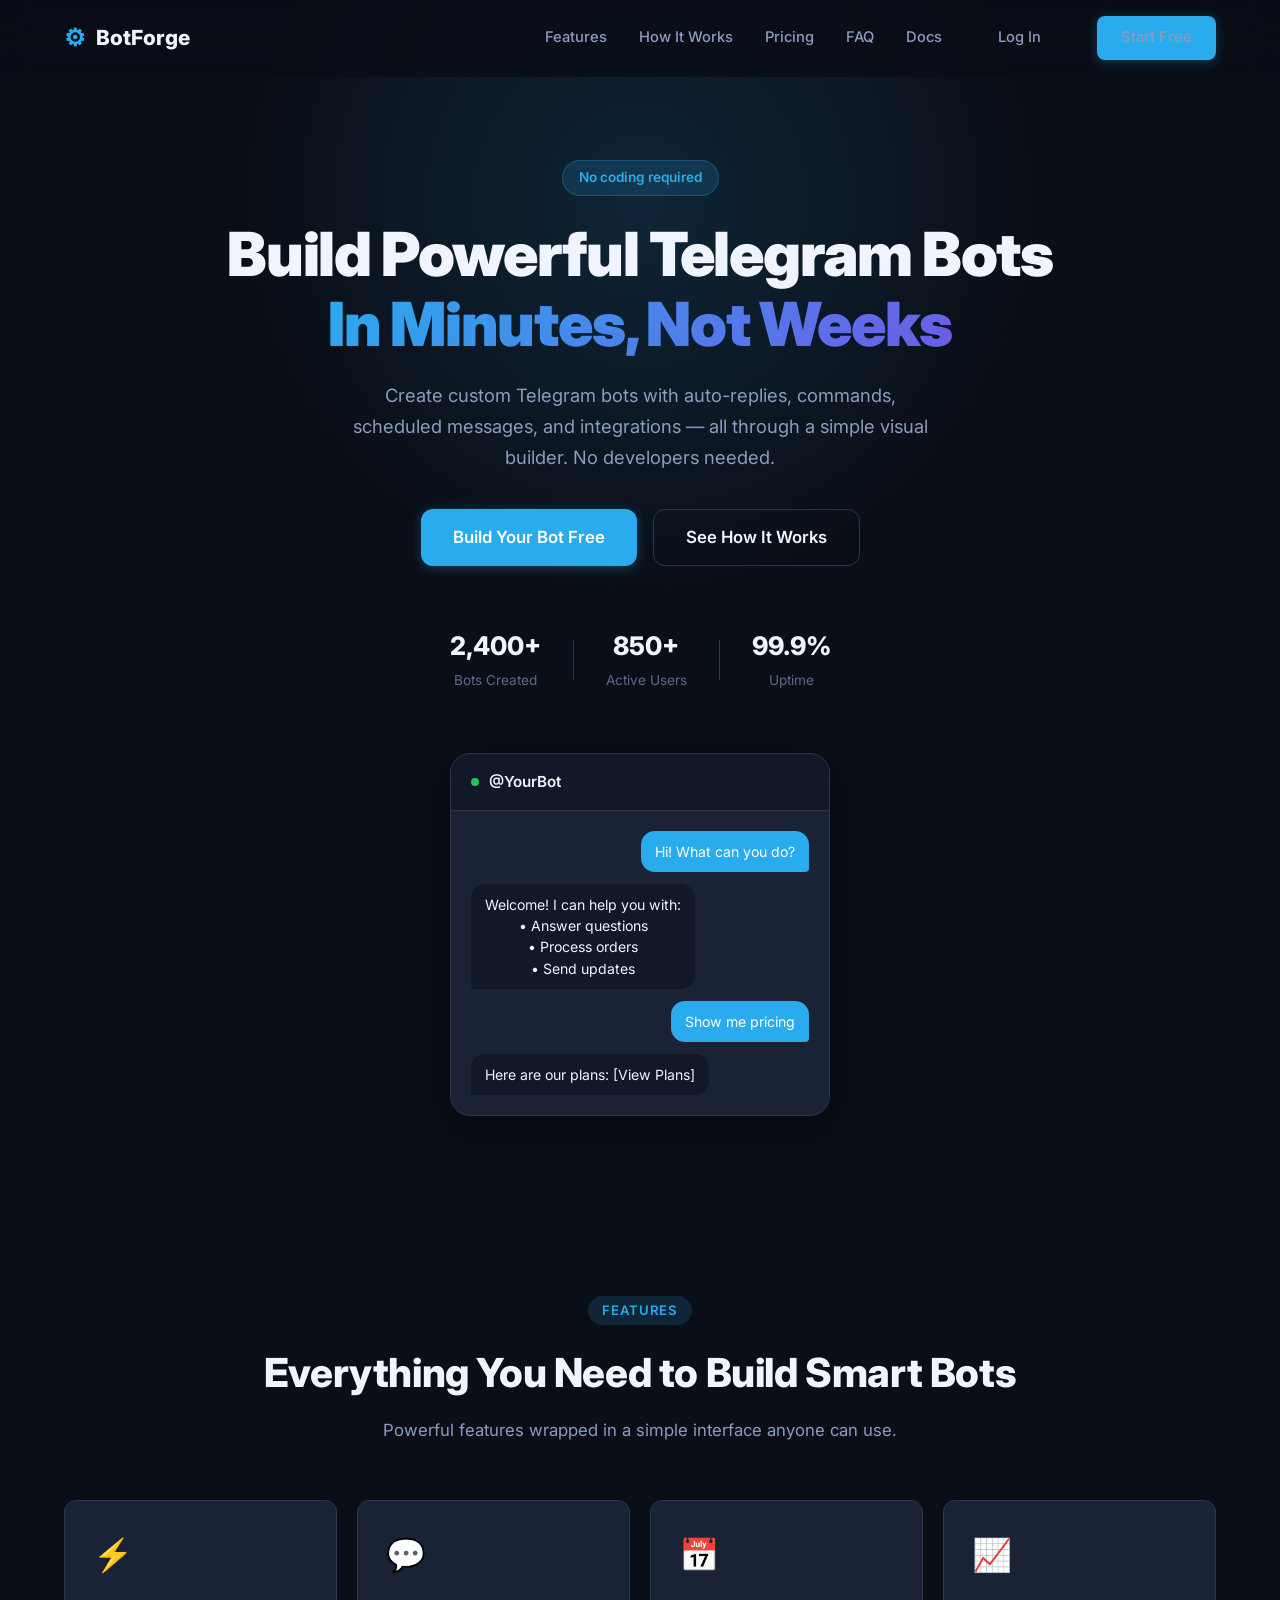
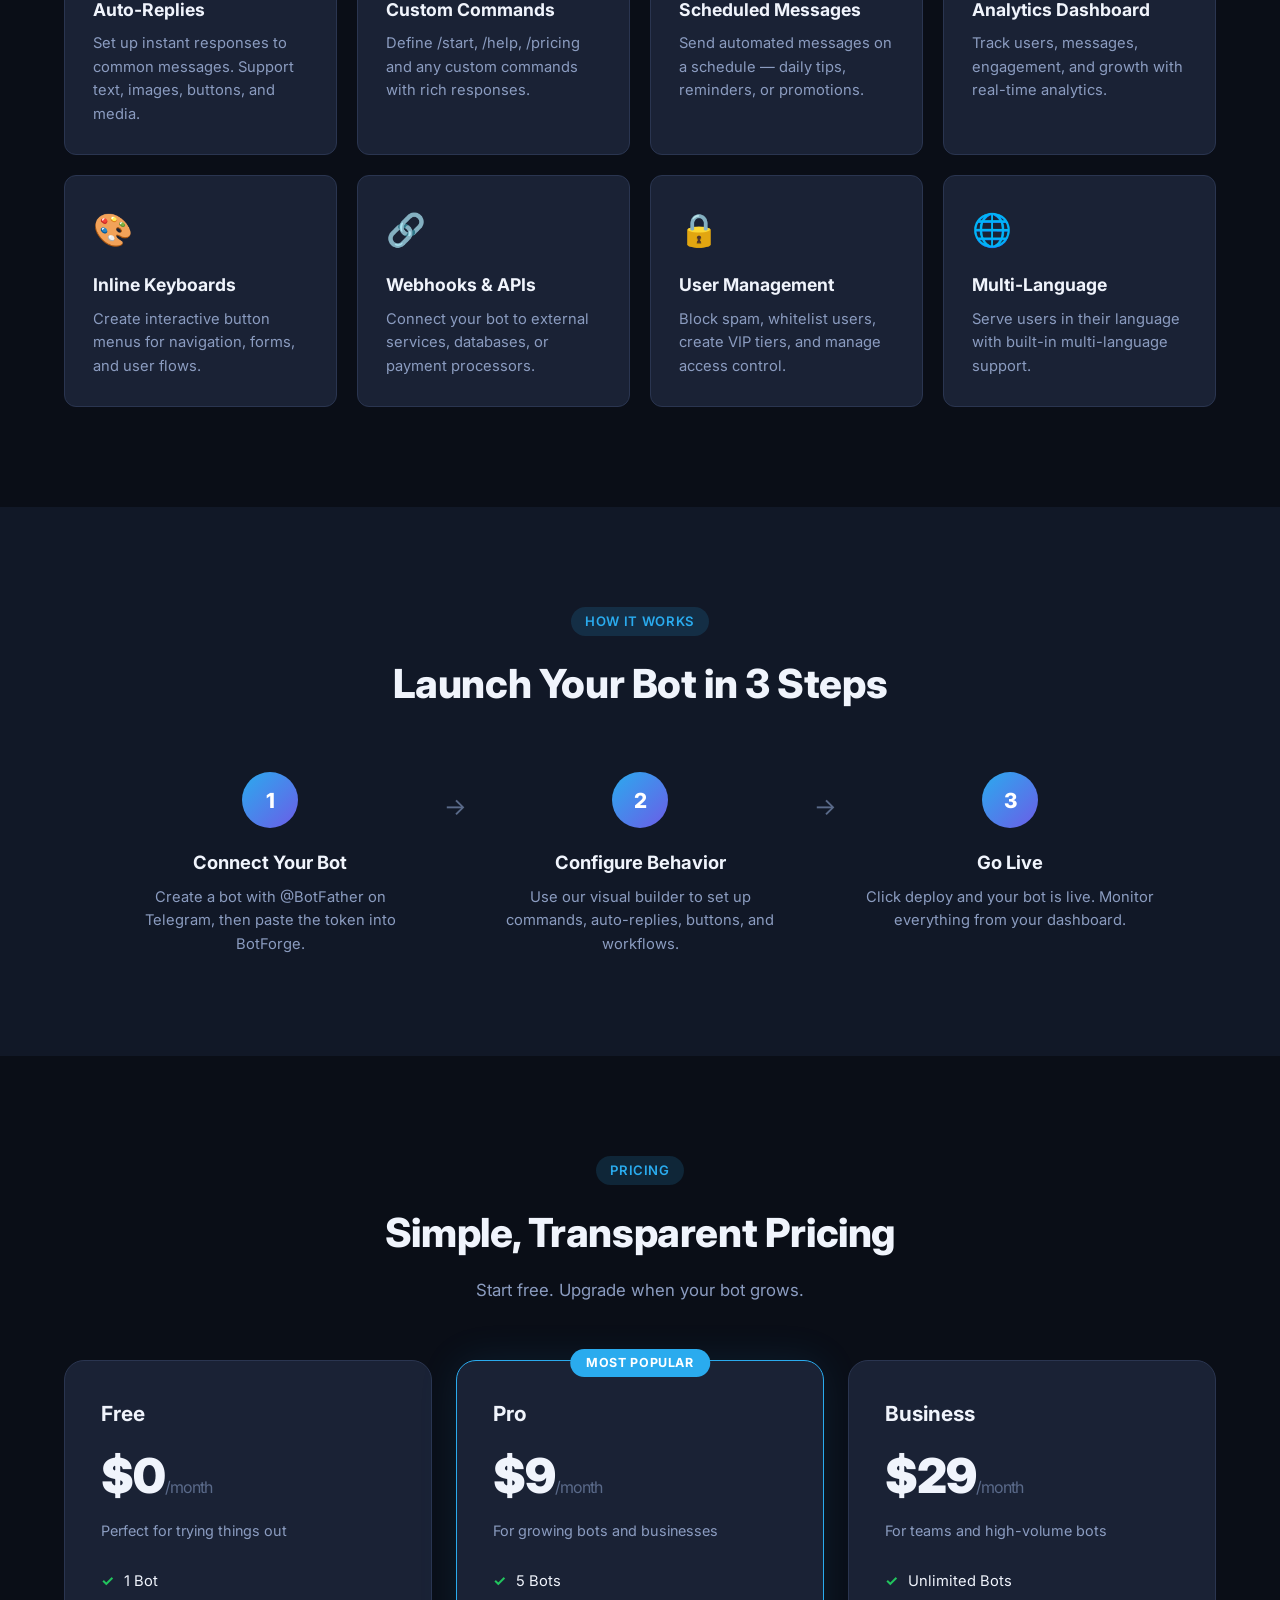
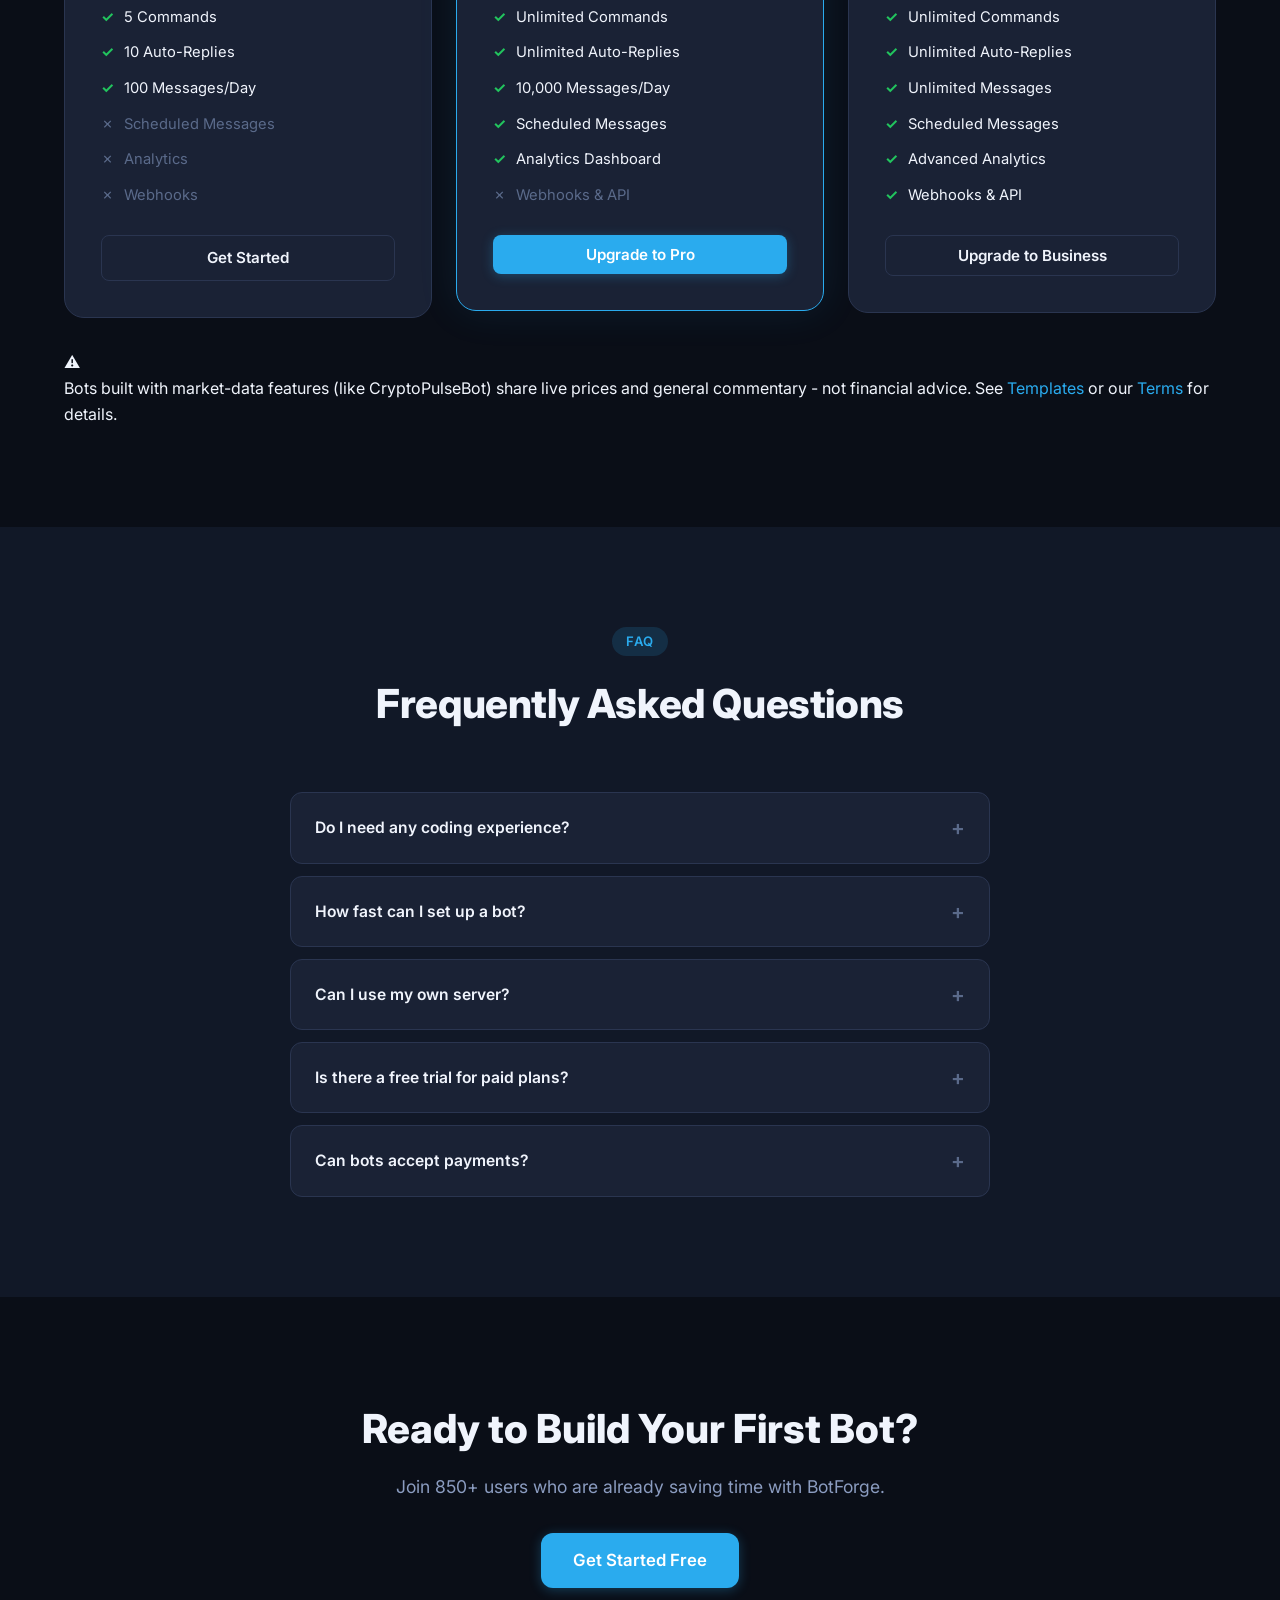
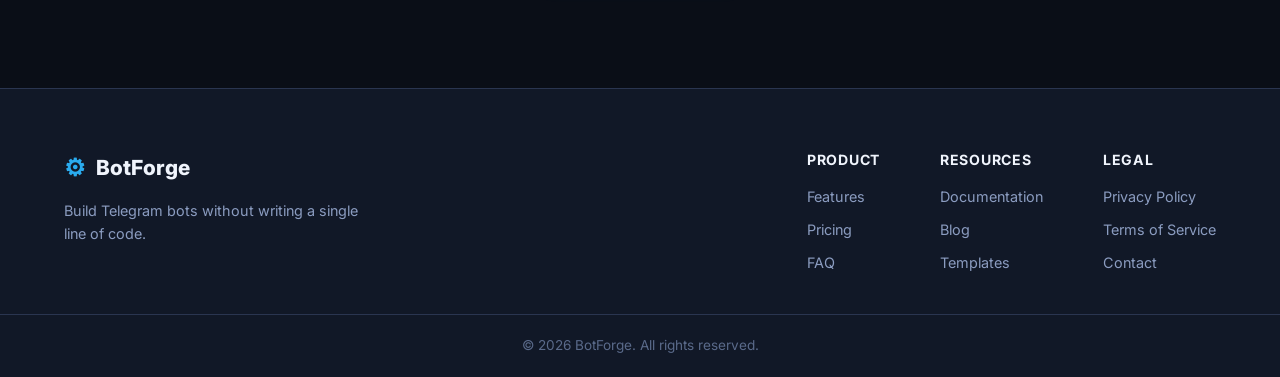
<file: index.html>
<!DOCTYPE html>
<html lang="en">
<head>
    <meta charset="UTF-8">
    <meta name="viewport" content="width=device-width, initial-scale=1.0">
    <title>BotForge - Build Telegram Bots Without Code</title>
    <link rel="stylesheet" href="css/style.css">
    <link rel="preconnect" href="https://fonts.googleapis.com">
    <link href="https://fonts.googleapis.com/css2?family=Inter:wght@300;400;500;600;700;800;900&display=swap" rel="stylesheet">
</head>
<body>
    <!-- Navigation -->
    <nav class="navbar" id="navbar">
        <div class="container nav-content">
            <a href="index.html" class="logo">
                <span class="logo-icon">&#9881;</span>
                <span class="logo-text">BotForge</span>
            </a>
            <div class="nav-links" id="navLinks">
                <a href="#features">Features</a>
                <a href="#how-it-works">How It Works</a>
                <a href="#pricing">Pricing</a>
                <a href="#faq">FAQ</a>
                <a href="docs.html">Docs</a>
                <a href="pages/login.html" class="btn btn-ghost">Log In</a>
                <a href="pages/signup.html" class="btn btn-primary">Start Free</a>
            </div>
            <button class="hamburger" id="hamburger" aria-label="Menu">
                <span></span><span></span><span></span>
            </button>
        </div>
    </nav>

    <!-- Hero Section -->
    <section class="hero">
        <div class="container hero-content">
            <div class="hero-badge">No coding required</div>
            <h1 class="hero-title">
                Build Powerful Telegram Bots<br>
                <span class="gradient-text">In Minutes, Not Weeks</span>
            </h1>
            <p class="hero-subtitle">
                Create custom Telegram bots with auto-replies, commands, scheduled messages, 
                and integrations — all through a simple visual builder. No developers needed.
            </p>
            <div class="hero-cta">
                <a href="pages/signup.html" class="btn btn-primary btn-lg">Build Your Bot Free</a>
                <a href="#how-it-works" class="btn btn-outline btn-lg">See How It Works</a>
            </div>
            <div class="hero-stats">
                <div class="stat">
                    <span class="stat-number">2,400+</span>
                    <span class="stat-label">Bots Created</span>
                </div>
                <div class="stat-divider"></div>
                <div class="stat">
                    <span class="stat-number">850+</span>
                    <span class="stat-label">Active Users</span>
                </div>
                <div class="stat-divider"></div>
                <div class="stat">
                    <span class="stat-number">99.9%</span>
                    <span class="stat-label">Uptime</span>
                </div>
            </div>
        </div>
        <div class="hero-visual">
            <div class="bot-preview-card">
                <div class="preview-header">
                    <div class="preview-dot"></div>
                    <span>@YourBot</span>
                </div>
                <div class="preview-chat">
                    <div class="chat-msg user">Hi! What can you do?</div>
                    <div class="chat-msg bot">Welcome! I can help you with:<br>&#8226; Answer questions<br>&#8226; Process orders<br>&#8226; Send updates</div>
                    <div class="chat-msg user">Show me pricing</div>
                    <div class="chat-msg bot">Here are our plans: [View Plans]</div>
                </div>
            </div>
        </div>
    </section>

    <!-- Features Section -->
    <section class="features" id="features">
        <div class="container">
            <div class="section-header">
                <span class="section-tag">Features</span>
                <h2>Everything You Need to Build Smart Bots</h2>
                <p>Powerful features wrapped in a simple interface anyone can use.</p>
            </div>
            <div class="features-grid">
                <div class="feature-card">
                    <div class="feature-icon">&#9889;</div>
                    <h3>Auto-Replies</h3>
                    <p>Set up instant responses to common messages. Support text, images, buttons, and media.</p>
                </div>
                <div class="feature-card">
                    <div class="feature-icon">&#128172;</div>
                    <h3>Custom Commands</h3>
                    <p>Define /start, /help, /pricing and any custom commands with rich responses.</p>
                </div>
                <div class="feature-card">
                    <div class="feature-icon">&#128197;</div>
                    <h3>Scheduled Messages</h3>
                    <p>Send automated messages on a schedule — daily tips, reminders, or promotions.</p>
                </div>
                <div class="feature-card">
                    <div class="feature-icon">&#128200;</div>
                    <h3>Analytics Dashboard</h3>
                    <p>Track users, messages, engagement, and growth with real-time analytics.</p>
                </div>
                <div class="feature-card">
                    <div class="feature-icon">&#127912;</div>
                    <h3>Inline Keyboards</h3>
                    <p>Create interactive button menus for navigation, forms, and user flows.</p>
                </div>
                <div class="feature-card">
                    <div class="feature-icon">&#128279;</div>
                    <h3>Webhooks & APIs</h3>
                    <p>Connect your bot to external services, databases, or payment processors.</p>
                </div>
                <div class="feature-card">
                    <div class="feature-icon">&#128274;</div>
                    <h3>User Management</h3>
                    <p>Block spam, whitelist users, create VIP tiers, and manage access control.</p>
                </div>
                <div class="feature-card">
                    <div class="feature-icon">&#127760;</div>
                    <h3>Multi-Language</h3>
                    <p>Serve users in their language with built-in multi-language support.</p>
                </div>
            </div>
        </div>
    </section>

    <!-- How It Works -->
    <section class="how-it-works" id="how-it-works">
        <div class="container">
            <div class="section-header">
                <span class="section-tag">How It Works</span>
                <h2>Launch Your Bot in 3 Steps</h2>
            </div>
            <div class="steps">
                <div class="step">
                    <div class="step-number">1</div>
                    <h3>Connect Your Bot</h3>
                    <p>Create a bot with @BotFather on Telegram, then paste the token into BotForge.</p>
                </div>
                <div class="step-arrow">&#8594;</div>
                <div class="step">
                    <div class="step-number">2</div>
                    <h3>Configure Behavior</h3>
                    <p>Use our visual builder to set up commands, auto-replies, buttons, and workflows.</p>
                </div>
                <div class="step-arrow">&#8594;</div>
                <div class="step">
                    <div class="step-number">3</div>
                    <h3>Go Live</h3>
                    <p>Click deploy and your bot is live. Monitor everything from your dashboard.</p>
                </div>
            </div>
        </div>
    </section>

    <!-- Pricing Section -->
    <section class="pricing" id="pricing">
        <div class="container">
            <div class="section-header">
                <span class="section-tag">Pricing</span>
                <h2>Simple, Transparent Pricing</h2>
                <p>Start free. Upgrade when your bot grows.</p>
            </div>
            <div class="pricing-grid">
                <div class="pricing-card">
                    <div class="pricing-header">
                        <h3>Free</h3>
                        <div class="price">$0<span>/month</span></div>
                        <p>Perfect for trying things out</p>
                    </div>
                    <ul class="pricing-features">
                        <li class="included">1 Bot</li>
                        <li class="included">5 Commands</li>
                        <li class="included">10 Auto-Replies</li>
                        <li class="included">100 Messages/Day</li>
                        <li class="excluded">Scheduled Messages</li>
                        <li class="excluded">Analytics</li>
                        <li class="excluded">Webhooks</li>
                    </ul>
                    <a href="pages/signup.html" class="btn btn-outline btn-block" id="free-btn">Get Started</a>
                </div>
                <div class="pricing-card featured">
                    <div class="pricing-badge">Most Popular</div>
                    <div class="pricing-header">
                        <h3>Pro</h3>
                        <div class="price">$9<span>/month</span></div>
                        <p>For growing bots and businesses</p>
                    </div>
                    <ul class="pricing-features">
                        <li class="included">5 Bots</li>
                        <li class="included">Unlimited Commands</li>
                        <li class="included">Unlimited Auto-Replies</li>
                        <li class="included">10,000 Messages/Day</li>
                        <li class="included">Scheduled Messages</li>
                        <li class="included">Analytics Dashboard</li>
                        <li class="excluded">Webhooks & API</li>
                    </ul>
                    <button class="btn btn-primary btn-block" id="pro-btn" onclick="handleUpgrade('pro')">Upgrade to Pro</button>
                </div>
                <div class="pricing-card">
                    <div class="pricing-header">
                        <h3>Business</h3>
                        <div class="price">$29<span>/month</span></div>
                        <p>For teams and high-volume bots</p>
                    </div>
                    <ul class="pricing-features">
                        <li class="included">Unlimited Bots</li>
                        <li class="included">Unlimited Commands</li>
                        <li class="included">Unlimited Auto-Replies</li>
                        <li class="included">Unlimited Messages</li>
                        <li class="included">Scheduled Messages</li>
                        <li class="included">Advanced Analytics</li>
                        <li class="included">Webhooks & API</li>
                    </ul>
                    <button class="btn btn-outline btn-block" id="business-btn" onclick="handleUpgrade('business')">Upgrade to Business</button>
                </div>
            </div>
            <div style="margin-top: 32px;">
                <div class="disclaimer-banner">
                    <span class="disclaimer-icon">&#9888;&#65039;</span>
                    <p>Bots built with market-data features (like CryptoPulseBot) share live prices and general commentary - not financial advice. See <a href="templates.html">Templates</a> or our <a href="terms.html">Terms</a> for details.</p>
                </div>
            </div>
        </div>
    </section>

    <!-- FAQ Section -->
    <section class="faq" id="faq">
        <div class="container">
            <div class="section-header">
                <span class="section-tag">FAQ</span>
                <h2>Frequently Asked Questions</h2>
            </div>
            <div class="faq-list">
                <details class="faq-item">
                    <summary>Do I need any coding experience?</summary>
                    <p>Not at all! BotForge is designed for non-technical users. Everything is configured through a visual interface with simple forms and drag-and-drop.</p>
                </details>
                <details class="faq-item">
                    <summary>How fast can I set up a bot?</summary>
                    <p>Most users have their first bot running in under 5 minutes. Just connect your BotFather token, configure a few responses, and deploy.</p>
                </details>
                <details class="faq-item">
                    <summary>Can I use my own server?</summary>
                    <p>Pro and Business plans include the option to export your bot configuration as Python code that you can self-host if you prefer.</p>
                </details>
                <details class="faq-item">
                    <summary>Is there a free trial for paid plans?</summary>
                    <p>Yes! Both Pro and Business plans include a 14-day free trial. No credit card required to start.</p>
                </details>
                <details class="faq-item">
                    <summary>Can bots accept payments?</summary>
                    <p>Yes. Business plan bots can integrate with Telegram Payments, Stripe, and other processors to accept payments directly in chat.</p>
                </details>
            </div>
        </div>
    </section>

    <!-- CTA Section -->
    <section class="cta-section">
        <div class="container cta-content">
            <h2>Ready to Build Your First Bot?</h2>
            <p>Join 850+ users who are already saving time with BotForge.</p>
            <a href="pages/signup.html" class="btn btn-primary btn-lg">Get Started Free</a>
        </div>
    </section>

    <!-- Footer -->
    <footer class="footer">
        <div class="container footer-content">
            <div class="footer-brand">
                <a href="index.html" class="logo">
                    <span class="logo-icon">&#9881;</span>
                    <span class="logo-text">BotForge</span>
                </a>
                <p>Build Telegram bots without writing a single line of code.</p>
            </div>
            <div class="footer-links">
                <div class="footer-col">
                    <h4>Product</h4>
                    <a href="#features">Features</a>
                    <a href="#pricing">Pricing</a>
                    <a href="#faq">FAQ</a>
                </div>
                <div class="footer-col">
                    <h4>Resources</h4>
                    <a href="docs.html">Documentation</a>
                    <a href="blog.html">Blog</a>
                    <a href="templates.html">Templates</a>
                </div>
                <div class="footer-col">
                    <h4>Legal</h4>
                    <a href="privacy.html">Privacy Policy</a>
                    <a href="terms.html">Terms of Service</a>
                    <a href="contact.html">Contact</a>
                </div>
            </div>
        </div>
        <div class="footer-bottom">
            <div class="container">
                <p>&copy; 2026 BotForge. All rights reserved.</p>
            </div>
        </div>
    </footer>

    <script src="js/api.js"></script>
    <script src="js/app.js"></script>
    <script>
        async function handleUpgrade(plan) {
            // If not logged in, redirect to signup first
            if (!api._token()) {
                window.location.href = 'pages/signup.html?plan=' + plan;
                return;
            }
            window.location.href = 'pages/upgrade.html?plan=' + plan;
        }
    </script>
</body>
</html>
</file>
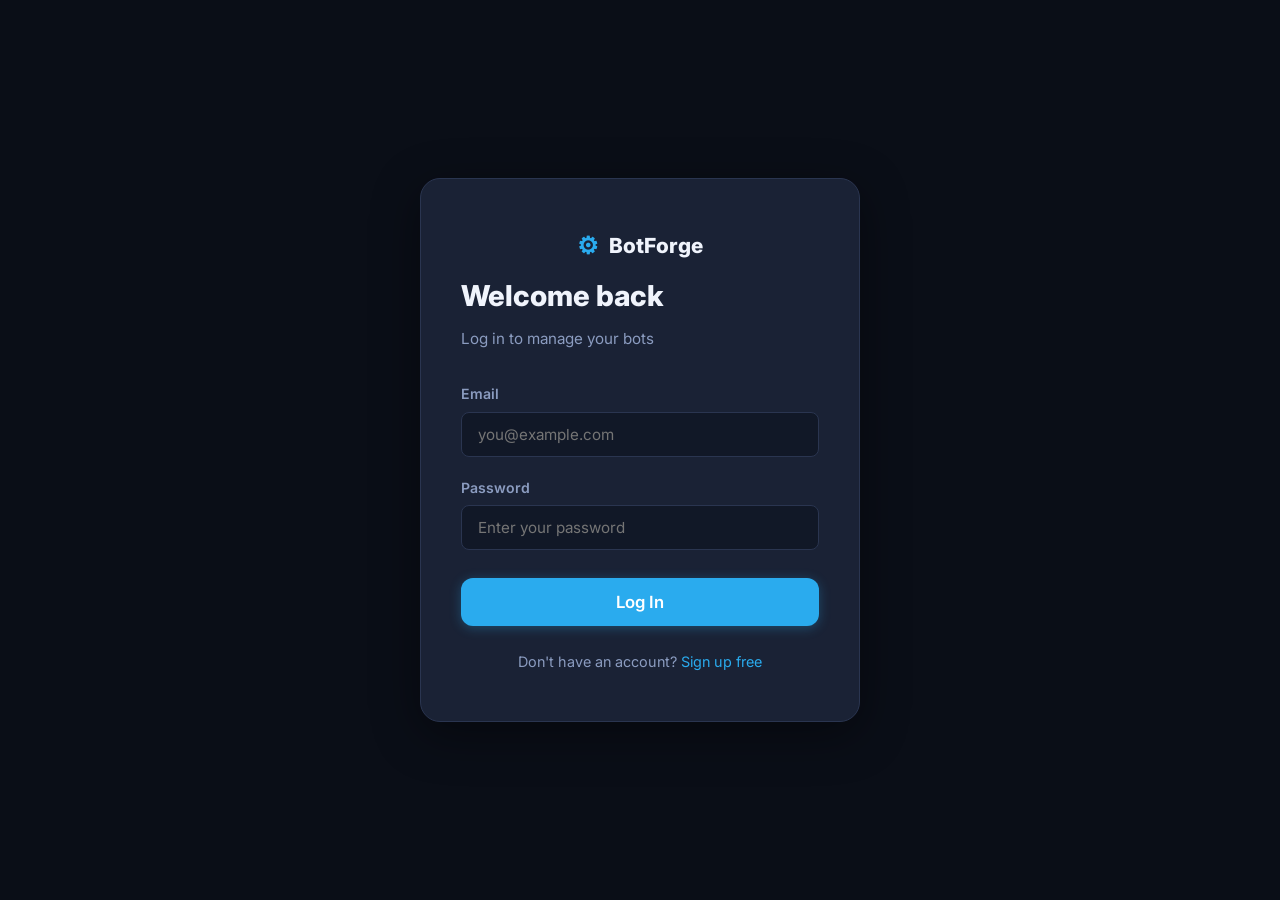
<file: pages/builder.html>
<!DOCTYPE html>
<html lang="en">
<head>
    <meta charset="UTF-8">
    <meta name="viewport" content="width=device-width, initial-scale=1.0">
    <title>BotForge - Bot Builder</title>
    <link rel="stylesheet" href="../css/style.css">
    <link href="https://fonts.googleapis.com/css2?family=Inter:wght@300;400;500;600;700;800;900&display=swap" rel="stylesheet">
</head>
<body>
    <div class="dashboard">
        <!-- Sidebar -->
        <aside class="sidebar">
            <div class="sidebar-logo">
                <a href="../index.html" class="logo">
                    <span class="logo-icon">&#9881;</span>
                    <span class="logo-text">BotForge</span>
                </a>
            </div>
            <nav class="sidebar-nav">
                <a href="dashboard.html">
                    <span class="nav-icon">&#9632;</span> Dashboard
                </a>
                <a href="builder.html" class="active">
                    <span class="nav-icon">&#9881;</span> Bot Builder
                </a>
                <a href="#">
                    <span class="nav-icon">&#128200;</span> Analytics
                </a>
                <a href="#">
                    <span class="nav-icon">&#128100;</span> Users
                </a>
                <a href="#">
                    <span class="nav-icon">&#128218;</span> Templates
                </a>
                <a href="#">
                    <span class="nav-icon">&#9881;</span> Settings
                </a>
            </nav>
        </aside>

        <!-- Main Content -->
        <div class="main-content">
            <div class="page-header">
                <h1>Bot Builder</h1>
                <div style="display: flex; gap: 10px;">
                    <button class="btn btn-outline" onclick="exportConfig()">Export Config</button>
                    <button class="btn btn-primary" onclick="saveBot()">Save & Deploy</button>
                </div>
            </div>

            <!-- Tabs -->
            <div class="tabs">
                <button class="tab active" data-tab="tab-general">General</button>
                <button class="tab" data-tab="tab-commands">Commands</button>
                <button class="tab" data-tab="tab-autoreplies">Auto-Replies</button>
                <button class="tab" data-tab="tab-schedule">Scheduled</button>
            </div>

            <div class="builder-layout">
                <!-- Configuration Panel -->
                <div>
                    <!-- General Tab -->
                    <div class="tab-content active" id="tab-general">
                        <div class="builder-panel">
                            <h2>General Settings</h2>
                            <div class="form-group">
                                <label for="botName">Bot Name</label>
                                <input type="text" id="botName" placeholder="My Awesome Bot" value="MyBot">
                            </div>
                            <div class="form-group">
                                <label for="botToken">BotFather Token</label>
                                <input type="password" id="botToken" placeholder="123456:ABC-DEF1234ghIkl-zyx57W2v1u123ew11">
                            </div>
                            <div class="form-group">
                                <label for="botDescription">Description</label>
                                <textarea id="botDescription" placeholder="What does your bot do?">A helpful Telegram bot for my business.</textarea>
                            </div>
                            <div class="form-group">
                                <label for="welcomeMessage">Welcome Message</label>
                                <textarea id="welcomeMessage" placeholder="Sent when users say hi or start the bot">Hello! Welcome to my bot. How can I help you today?</textarea>
                            </div>
                            <div class="form-group">
                                <label for="fallbackMessage">Fallback Message</label>
                                <textarea id="fallbackMessage" placeholder="Sent when no match is found">Sorry, I didn't understand that. Try /help to see what I can do!"></textarea>
                            </div>
                        </div>
                    </div>

                    <!-- Commands Tab -->
                    <div class="tab-content" id="tab-commands">
                        <div class="builder-panel">
                            <h2>Commands</h2>
                            <p style="color: var(--text-secondary); font-size: 0.9rem; margin-bottom: 20px;">
                                Define commands that users can type (e.g., /start, /help, /pricing) and the bot's response.
                            </p>
                            <div id="commandsList">
                                <div class="command-row">
                                    <input type="text" placeholder="/command" class="cmd-input" value="/start">
                                    <input type="text" placeholder="Bot response..." class="cmd-response" value="Welcome! I'm here to help. Type /help for options.">
                                    <button class="btn btn-danger btn-sm" onclick="this.parentElement.remove()">X</button>
                                </div>
                                <div class="command-row">
                                    <input type="text" placeholder="/command" class="cmd-input" value="/help">
                                    <input type="text" placeholder="Bot response..." class="cmd-response" value="Available commands: /start, /help, /pricing, /contact">
                                    <button class="btn btn-danger btn-sm" onclick="this.parentElement.remove()">X</button>
                                </div>
                                <div class="command-row">
                                    <input type="text" placeholder="/command" class="cmd-input" value="/pricing">
                                    <input type="text" placeholder="Bot response..." class="cmd-response" value="Our plans: Basic $9/mo, Pro $19/mo, Enterprise - contact us.">
                                    <button class="btn btn-danger btn-sm" onclick="this.parentElement.remove()">X</button>
                                </div>
                            </div>
                            <button class="btn btn-outline btn-sm" onclick="addCommand()" style="margin-top: 8px;">+ Add Command</button>
                        </div>
                    </div>

                    <!-- Auto-Replies Tab -->
                    <div class="tab-content" id="tab-autoreplies">
                        <div class="builder-panel">
                            <h2>Auto-Replies</h2>
                            <p style="color: var(--text-secondary); font-size: 0.9rem; margin-bottom: 20px;">
                                When a user's message contains a keyword, the bot replies automatically.
                            </p>
                            <div id="autoRepliesList">
                                <div class="reply-row">
                                    <input type="text" placeholder="Trigger keyword..." class="trigger-input" value="price">
                                    <input type="text" placeholder="Auto reply..." class="reply-input" value="Check our pricing with /pricing command!">
                                    <button class="btn btn-danger btn-sm" onclick="this.parentElement.remove()">X</button>
                                </div>
                                <div class="reply-row">
                                    <input type="text" placeholder="Trigger keyword..." class="trigger-input" value="support">
                                    <input type="text" placeholder="Auto reply..." class="reply-input" value="For support, please email us at support@example.com or describe your issue.">
                                    <button class="btn btn-danger btn-sm" onclick="this.parentElement.remove()">X</button>
                                </div>
                            </div>
                            <button class="btn btn-outline btn-sm" onclick="addAutoReply()" style="margin-top: 8px;">+ Add Auto-Reply</button>
                        </div>
                    </div>

                    <!-- Scheduled Messages Tab -->
                    <div class="tab-content" id="tab-schedule">
                        <div class="builder-panel">
                            <h2>Scheduled Messages</h2>
                            <p style="color: var(--text-secondary); font-size: 0.9rem; margin-bottom: 20px;">
                                Send automated messages to users at specific times. (Pro feature)
                            </p>
                            <div id="scheduleList">
                                <div class="command-row schedule-row">
                                    <input type="text" placeholder="Message to send..." class="schedule-msg" value="Don't forget to check today's crypto update!">
                                    <input type="time" class="schedule-time" value="09:00">
                                    <button class="btn btn-danger btn-sm" onclick="this.parentElement.remove()">X</button>
                                </div>
                            </div>
                            <button class="btn btn-outline btn-sm" onclick="addSchedule()" style="margin-top: 8px;">+ Add Schedule</button>
                        </div>
                    </div>
                </div>

                <!-- Live Chat Preview -->
                <div>
                    <div class="builder-panel" style="position: sticky; top: 32px;">
                        <h2>Live Preview</h2>
                        <p style="color: var(--text-secondary); font-size: 0.85rem; margin-bottom: 16px;">
                            Test your bot configuration in real-time.
                        </p>
                        <div class="chat-preview" id="chatPreview"></div>
                        <div class="chat-input-bar">
                            <input type="text" id="chatInput" placeholder="Type a message to test...">
                            <button class="btn btn-primary btn-sm" id="chatSendBtn">Send</button>
                        </div>
                    </div>
                </div>
            </div>
        </div>
    </div>
    <script src="../js/api.js"></script>
    <script src="../js/app.js"></script>
    <script>
        // Check auth
        if (!api._token()) { window.location.href = 'login.html'; }

        // Get bot ID from URL (?id=X)
        const params = new URLSearchParams(window.location.search);
        const botId = params.get('id');

        // Load existing bot if editing
        (async function loadBot() {
            if (!botId) return;
            try {
                const bot = await api.getBot(botId);
                document.getElementById('botName').value = bot.name;
                document.getElementById('botToken').value = '';
                document.getElementById('botDescription').value = bot.description;
                document.getElementById('welcomeMessage').value = bot.welcome_message;
                document.getElementById('fallbackMessage').value = bot.fallback_message;

                // Load commands
                const cmdList = document.getElementById('commandsList');
                cmdList.innerHTML = '';
                bot.commands.forEach(cmd => {
                    const row = document.createElement('div');
                    row.className = 'command-row';
                    row.innerHTML = `
                        <input type="text" placeholder="/command" class="cmd-input" value="${cmd.command}">
                        <input type="text" placeholder="Bot response..." class="cmd-response" value="${cmd.response}">
                        <button class="btn btn-danger btn-sm" onclick="this.parentElement.remove()">X</button>
                    `;
                    cmdList.appendChild(row);
                });

                // Load auto-replies
                const arList = document.getElementById('autoRepliesList');
                arList.innerHTML = '';
                bot.auto_replies.forEach(ar => {
                    const row = document.createElement('div');
                    row.className = 'reply-row';
                    row.innerHTML = `
                        <input type="text" placeholder="Trigger keyword..." class="trigger-input" value="${ar.trigger}">
                        <input type="text" placeholder="Auto reply..." class="reply-input" value="${ar.reply}">
                        <button class="btn btn-danger btn-sm" onclick="this.parentElement.remove()">X</button>
                    `;
                    arList.appendChild(row);
                });

                // Load scheduled messages
                const smList = document.getElementById('scheduleList');
                smList.innerHTML = '';
                bot.scheduled_messages.forEach(sm => {
                    const row = document.createElement('div');
                    row.className = 'command-row schedule-row';
                    const timeStr = String(sm.cron_hour).padStart(2, '0') + ':' + String(sm.cron_minute).padStart(2, '0');
                    row.innerHTML = `
                        <input type="text" placeholder="Message to send..." class="schedule-msg" value="${sm.message}">
                        <input type="time" class="schedule-time" value="${timeStr}">
                        <button class="btn btn-danger btn-sm" onclick="this.parentElement.remove()">X</button>
                    `;
                    smList.appendChild(row);
                });
            } catch (err) {
                console.error('Load bot error:', err);
                alert('Error loading bot: ' + err.message);
            }
        })();

        function gatherConfig() {
            const commands = [];
            document.querySelectorAll('#commandsList .command-row').forEach(row => {
                const cmd = row.querySelector('.cmd-input')?.value?.trim();
                const res = row.querySelector('.cmd-response')?.value?.trim() || '';
                if (cmd) commands.push({ command: cmd, response: res });
            });

            const autoReplies = [];
            document.querySelectorAll('#autoRepliesList .reply-row').forEach(row => {
                const trigger = row.querySelector('.trigger-input')?.value?.trim();
                const reply = row.querySelector('.reply-input')?.value?.trim() || '';
                if (trigger) autoReplies.push({ trigger, reply });
            });

            const scheduledMessages = [];
            document.querySelectorAll('#scheduleList .schedule-row').forEach(row => {
                const msg = row.querySelector('.schedule-msg')?.value?.trim();
                const time = row.querySelector('.schedule-time')?.value;
                if (msg && time) {
                    const [h, m] = time.split(':').map(Number);
                    scheduledMessages.push({ message: msg, cron_hour: h, cron_minute: m, enabled: true });
                }
            });

            return {
                name: document.getElementById('botName').value,
                token: document.getElementById('botToken').value,
                description: document.getElementById('botDescription').value,
                welcome_message: document.getElementById('welcomeMessage').value,
                fallback_message: document.getElementById('fallbackMessage').value,
                commands,
                auto_replies: autoReplies,
                scheduled_messages: scheduledMessages,
            };
        }

        async function saveBot() {
            const config = gatherConfig();
            if (!config.name) { alert('Bot name is required'); return; }
            if (!config.token && !botId) { alert('BotFather token is required'); return; }

            try {
                if (botId) {
                    // Update existing (token is optional on update)
                    const updatePayload = { ...config };
                    if (!updatePayload.token) delete updatePayload.token;
                    await api.updateBot(botId, updatePayload);
                    await api.startBot(botId);
                    alert('Bot saved and deployed!');
                } else {
                    // Create new
                    const bot = await api.createBot(config);
                    await api.startBot(bot.id);
                    alert('Bot created and deployed! Redirecting...');
                    window.location.href = 'dashboard.html';
                }
            } catch (err) {
                alert('Error: ' + err.message);
            }
        }
    </script>
</body>
</html>
</file>
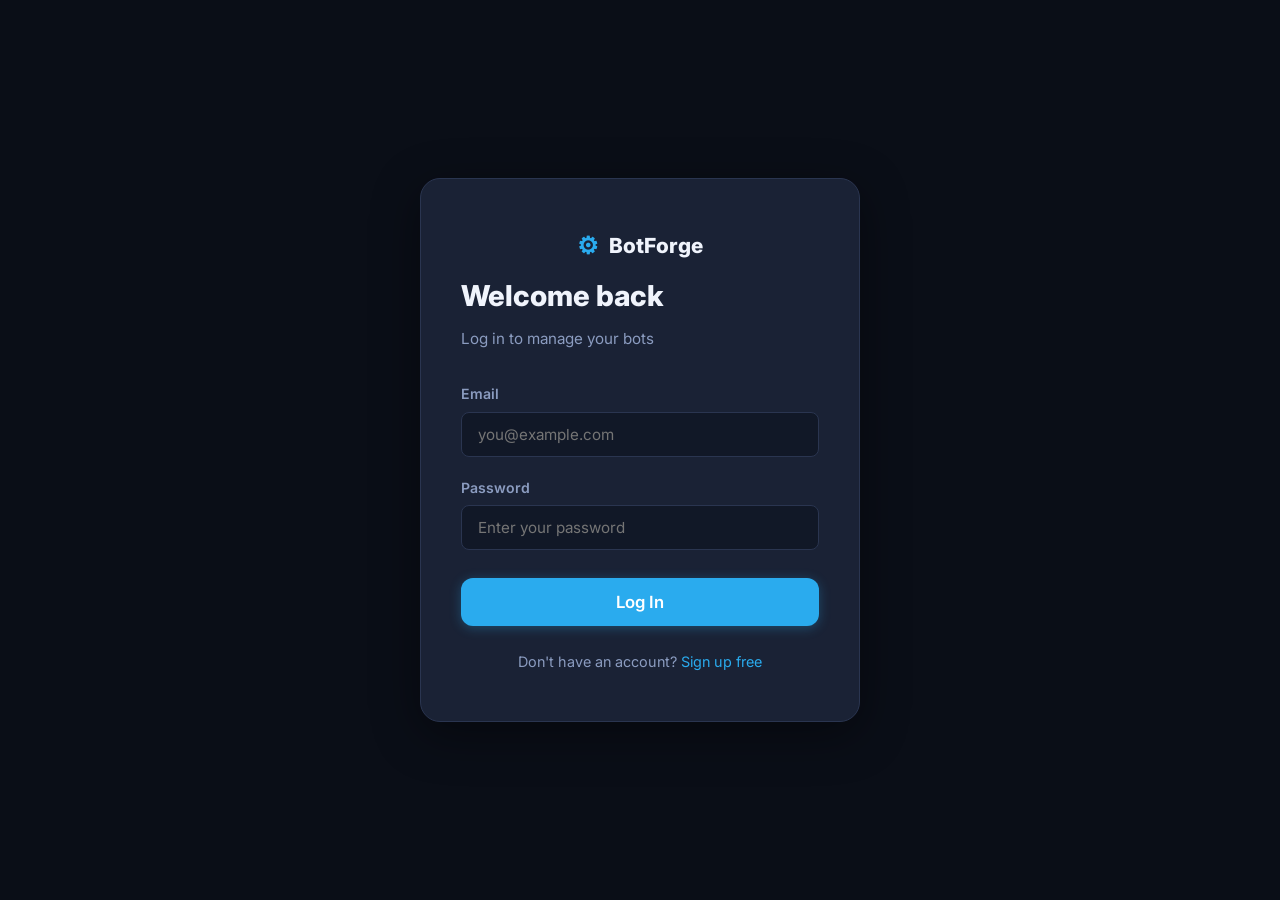
<file: pages/dashboard.html>
<!DOCTYPE html>
<html lang="en">
<head>
    <meta charset="UTF-8">
    <meta name="viewport" content="width=device-width, initial-scale=1.0">
    <title>BotForge - Dashboard</title>
    <link rel="stylesheet" href="../css/style.css">
    <link href="https://fonts.googleapis.com/css2?family=Inter:wght@300;400;500;600;700;800;900&display=swap" rel="stylesheet">
</head>
<body>
    <div class="dashboard">
        <!-- Sidebar -->
        <aside class="sidebar">
            <div class="sidebar-logo">
                <a href="../index.html" class="logo">
                    <span class="logo-icon">&#9881;</span>
                    <span class="logo-text">BotForge</span>
                </a>
            </div>
            <nav class="sidebar-nav">
                <a href="dashboard.html" class="active">
                    <span class="nav-icon">&#9632;</span> Dashboard
                </a>
                <a href="builder.html">
                    <span class="nav-icon">&#9881;</span> Bot Builder
                </a>
                <a href="#">
                    <span class="nav-icon">&#128200;</span> Analytics
                </a>
                <a href="#">
                    <span class="nav-icon">&#128100;</span> Users
                </a>
                <a href="#">
                    <span class="nav-icon">&#128218;</span> Templates
                </a>
                <a href="#">
                    <span class="nav-icon">&#9881;</span> Settings
                </a>
            </nav>
        </aside>

        <!-- Main Content -->
        <div class="main-content">
            <div class="page-header">
                <h1>Dashboard</h1>
                <a href="builder.html" class="btn btn-primary">+ New Bot</a>
            </div>

            <!-- Stats -->
            <div class="stats-grid">
                <div class="stat-card">
                    <div class="label">Total Bots</div>
                    <div class="value">3</div>
                    <div class="change up">+1 this week</div>
                </div>
                <div class="stat-card">
                    <div class="label">Total Users</div>
                    <div class="value">1,247</div>
                    <div class="change up">+12% this month</div>
                </div>
                <div class="stat-card">
                    <div class="label">Messages Today</div>
                    <div class="value">3,891</div>
                    <div class="change up">+8% vs yesterday</div>
                </div>
                <div class="stat-card">
                    <div class="label">Plan</div>
                    <div class="value" style="color: var(--accent);">Free</div>
                    <div class="change"><a href="../index.html#pricing">Upgrade</a></div>
                </div>
            </div>

            <!-- Bot List -->
            <h2 style="font-size: 1.2rem; font-weight: 700; margin-bottom: 16px;">Your Bots</h2>
            <div class="bot-list">
                <div class="bot-item">
                    <div class="bot-info">
                        <div class="bot-avatar">&#129302;</div>
                        <div>
                            <div class="bot-name">ShopAssist Bot</div>
                            <div class="bot-handle">@shop_assist_bot</div>
                        </div>
                    </div>
                    <div class="bot-status active">
                        <span class="bot-status-dot"></span> Active
                    </div>
                    <div class="bot-actions">
                        <a href="builder.html" class="btn btn-outline btn-sm">Edit</a>
                        <button class="btn btn-ghost btn-sm">Stats</button>
                    </div>
                </div>
                <div class="bot-item">
                    <div class="bot-info">
                        <div class="bot-avatar">&#128276;</div>
                        <div>
                            <div class="bot-name">CryptoAlerts Bot</div>
                            <div class="bot-handle">@crypto_alerts_bot</div>
                        </div>
                    </div>
                    <div class="bot-status active">
                        <span class="bot-status-dot"></span> Active
                    </div>
                    <div class="bot-actions">
                        <a href="builder.html" class="btn btn-outline btn-sm">Edit</a>
                        <button class="btn btn-ghost btn-sm">Stats</button>
                    </div>
                </div>
                <div class="bot-item">
                    <div class="bot-info">
                        <div class="bot-avatar">&#128218;</div>
                        <div>
                            <div class="bot-name">SupportDesk Bot</div>
                            <div class="bot-handle">@support_desk_bot</div>
                        </div>
                    </div>
                    <div class="bot-status inactive">
                        <span class="bot-status-dot"></span> Paused
                    </div>
                    <div class="bot-actions">
                        <a href="builder.html" class="btn btn-outline btn-sm">Edit</a>
                        <button class="btn btn-ghost btn-sm">Stats</button>
                    </div>
                </div>
            </div>

            <!-- Quick Actions -->
            <div style="margin-top: 40px;">
                <h2 style="font-size: 1.2rem; font-weight: 700; margin-bottom: 16px;">Quick Actions</h2>
                <div style="display: flex; gap: 12px; flex-wrap: wrap;">
                    <a href="builder.html" class="btn btn-outline">+ Create New Bot</a>
                    <a href="#" class="btn btn-outline">Browse Templates</a>
                    <button class="btn btn-outline" id="manage-billing-btn" onclick="handleManageBilling()" style="display:none;">Manage Subscription</button>
                    <button class="btn btn-primary" id="upgrade-btn" onclick="handleUpgradeFromDashboard()" style="display:none;">Upgrade Plan</button>
                </div>
            </div>

            <!-- Billing Info -->
            <div style="margin-top: 40px;" id="billing-section">
                <h2 style="font-size: 1.2rem; font-weight: 700; margin-bottom: 16px;">Billing</h2>
                <div class="stat-card" style="max-width: 500px;">
                    <div style="display: flex; justify-content: space-between; align-items: center;">
                        <div>
                            <div class="label">Current Plan</div>
                            <div class="value" id="billing-plan" style="color: var(--accent);">Free</div>
                        </div>
                        <div id="billing-actions"></div>
                    </div>
                </div>
            </div>
        </div>
    </div>
    <script src="../js/api.js"></script>
    <script src="../js/app.js"></script>
    <script>
        (async function loadDashboard() {
            // Check auth
            if (!api._token()) {
                window.location.href = 'login.html';
                return;
            }

            try {
                // Load stats
                const stats = await api.getStats();
                document.querySelector('.stats-grid').innerHTML = `
                    <div class="stat-card">
                        <div class="label">Total Bots</div>
                        <div class="value">${stats.total_bots}</div>
                    </div>
                    <div class="stat-card">
                        <div class="label">Active Bots</div>
                        <div class="value">${stats.active_bots}</div>
                    </div>
                    <div class="stat-card">
                        <div class="label">Running Now</div>
                        <div class="value">${stats.running_bots}</div>
                    </div>
                    <div class="stat-card">
                        <div class="label">Plan</div>
                        <div class="value" style="color: var(--accent);">${stats.plan.charAt(0).toUpperCase() + stats.plan.slice(1)}</div>
                        <div class="change"><a href="../index.html#pricing">Upgrade</a></div>
                    </div>
                `;

                // Load bots
                const bots = await api.listBots();
                const botList = document.querySelector('.bot-list');
                if (bots.length === 0) {
                    botList.innerHTML = '<p style="color: var(--text-muted); text-align: center; padding: 40px;">No bots yet. Create your first one!</p>';
                    return;
                }
                botList.innerHTML = bots.map(bot => `
                    <div class="bot-item">
                        <div class="bot-info">
                            <div class="bot-avatar">&#129302;</div>
                            <div>
                                <div class="bot-name">${bot.name}</div>
                                <div class="bot-handle">#${bot.id}</div>
                            </div>
                        </div>
                        <div class="bot-status ${bot.status === 'active' ? 'active' : 'inactive'}">
                            <span class="bot-status-dot"></span> ${bot.status.charAt(0).toUpperCase() + bot.status.slice(1)}
                        </div>
                        <div class="bot-actions">
                            <a href="builder.html?id=${bot.id}" class="btn btn-outline btn-sm">Edit</a>
                            <button class="btn btn-ghost btn-sm" onclick="toggleBot(${bot.id}, '${bot.status}')">
                                ${bot.status === 'active' ? 'Stop' : 'Start'}
                            </button>
                        </div>
                    </div>
                `).join('');
            } catch (err) {
                console.error('Dashboard load error:', err);
                if (err.message.includes('401') || err.message.includes('token')) {
                    api.logout();
                }
            }
        })();

        async function toggleBot(botId, currentStatus) {
            try {
                if (currentStatus === 'active') {
                    await api.stopBot(botId);
                } else {
                    await api.startBot(botId);
                }
                location.reload();
            } catch (err) {
                alert(err.message);
            }
        }

        async function handleManageBilling() {
            alert('To manage your subscription, contact support or visit your Paystack dashboard.');
        }

        function handleUpgradeFromDashboard() {
            window.location.href = 'upgrade.html?plan=pro';
        }

        // Load billing status
        async function loadBilling() {
            try {
                const billing = await api.getBillingStatus();
                const planEl = document.getElementById('billing-plan');
                const actionsEl = document.getElementById('billing-actions');
                const upgradeBtn = document.getElementById('upgrade-btn');

                planEl.textContent = billing.plan.charAt(0).toUpperCase() + billing.plan.slice(1);

                if (billing.has_subscription) {
                    actionsEl.innerHTML = '<span style="color:#10b981;font-weight:600;">\u2713 Active</span>';
                    upgradeBtn.style.display = 'none';
                    document.getElementById('manage-billing-btn').style.display = 'inline-flex';
                } else if (billing.plan === 'free') {
                    upgradeBtn.style.display = 'inline-flex';
                    actionsEl.innerHTML = '<a href="../index.html#pricing" class="btn btn-primary btn-sm">View Plans</a>';
                }

                // Show upgrade success message if redirected back from Stripe
                const params = new URLSearchParams(window.location.search);
                if (params.get('upgrade') === 'success') {
                    const banner = document.createElement('div');
                    banner.style.cssText = 'background:#10b981;color:white;padding:12px 20px;border-radius:8px;margin-bottom:20px;font-weight:600;';
                    banner.textContent = '\u2713 Upgrade successful! Your plan has been updated.';
                    document.querySelector('.main-content').prepend(banner);
                    setTimeout(() => banner.remove(), 5000);
                }
            } catch (err) {
                console.error('Billing load error:', err);
            }
        }
        loadBilling();
    </script>
</body>
</html>
</file>
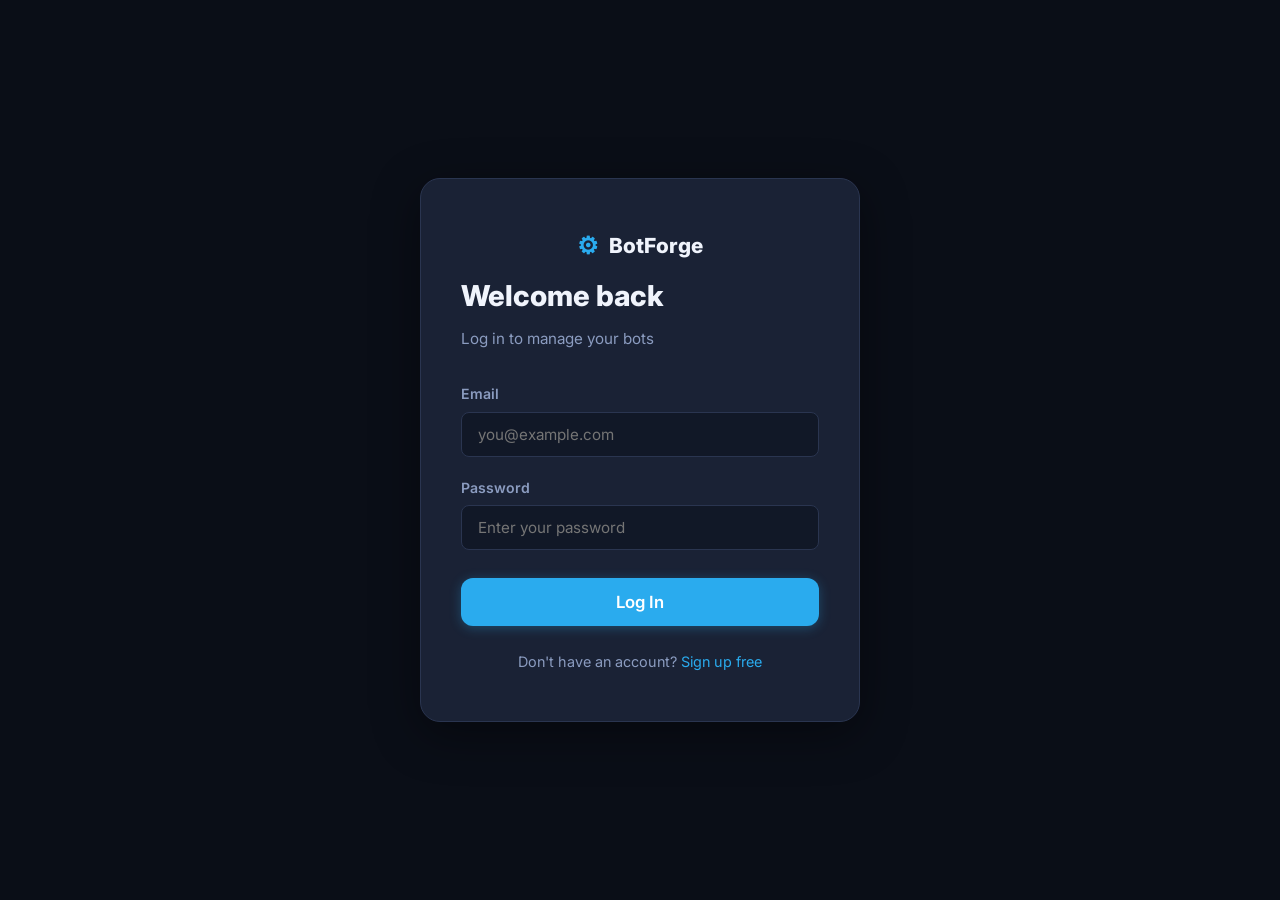
<file: pages/login.html>
<!DOCTYPE html>
<html lang="en">
<head>
    <meta charset="UTF-8">
    <meta name="viewport" content="width=device-width, initial-scale=1.0">
    <title>BotForge - Log In</title>
    <link rel="stylesheet" href="../css/style.css">
    <link href="https://fonts.googleapis.com/css2?family=Inter:wght@300;400;500;600;700;800;900&display=swap" rel="stylesheet">
</head>
<body>
    <div class="auth-page">
        <div class="auth-card">
            <div style="text-align: center; margin-bottom: 8px;">
                <a href="../index.html" class="logo" style="justify-content: center;">
                    <span class="logo-icon">&#9881;</span>
                    <span class="logo-text">BotForge</span>
                </a>
            </div>
            <h1>Welcome back</h1>
            <p class="subtitle">Log in to manage your bots</p>
            <form onsubmit="handleLogin(event)">
                <div class="form-group">
                    <label for="email">Email</label>
                    <input type="email" id="email" placeholder="you@example.com" required>
                </div>
                <div class="form-group">
                    <label for="password">Password</label>
                    <input type="password" id="password" placeholder="Enter your password" required>
                </div>
                <button type="submit" class="btn btn-primary btn-block btn-lg" style="margin-top: 8px;">Log In</button>
            </form>
            <p class="auth-footer">
                Don't have an account? <a href="signup.html">Sign up free</a>
            </p>
        </div>
    </div>
    <script src="../js/api.js"></script>
    <script>
        async function handleLogin(e) {
            e.preventDefault();
            const btn = e.target.querySelector('button');
            btn.disabled = true;
            btn.textContent = 'Logging in...';
            try {
                await api.login(
                    document.getElementById('email').value,
                    document.getElementById('password').value
                );
                window.location.href = 'dashboard.html';
            } catch (err) {
                alert(err.message);
                btn.disabled = false;
                btn.textContent = 'Log In';
            }
        }
    </script>
</body>
</html>
</file>
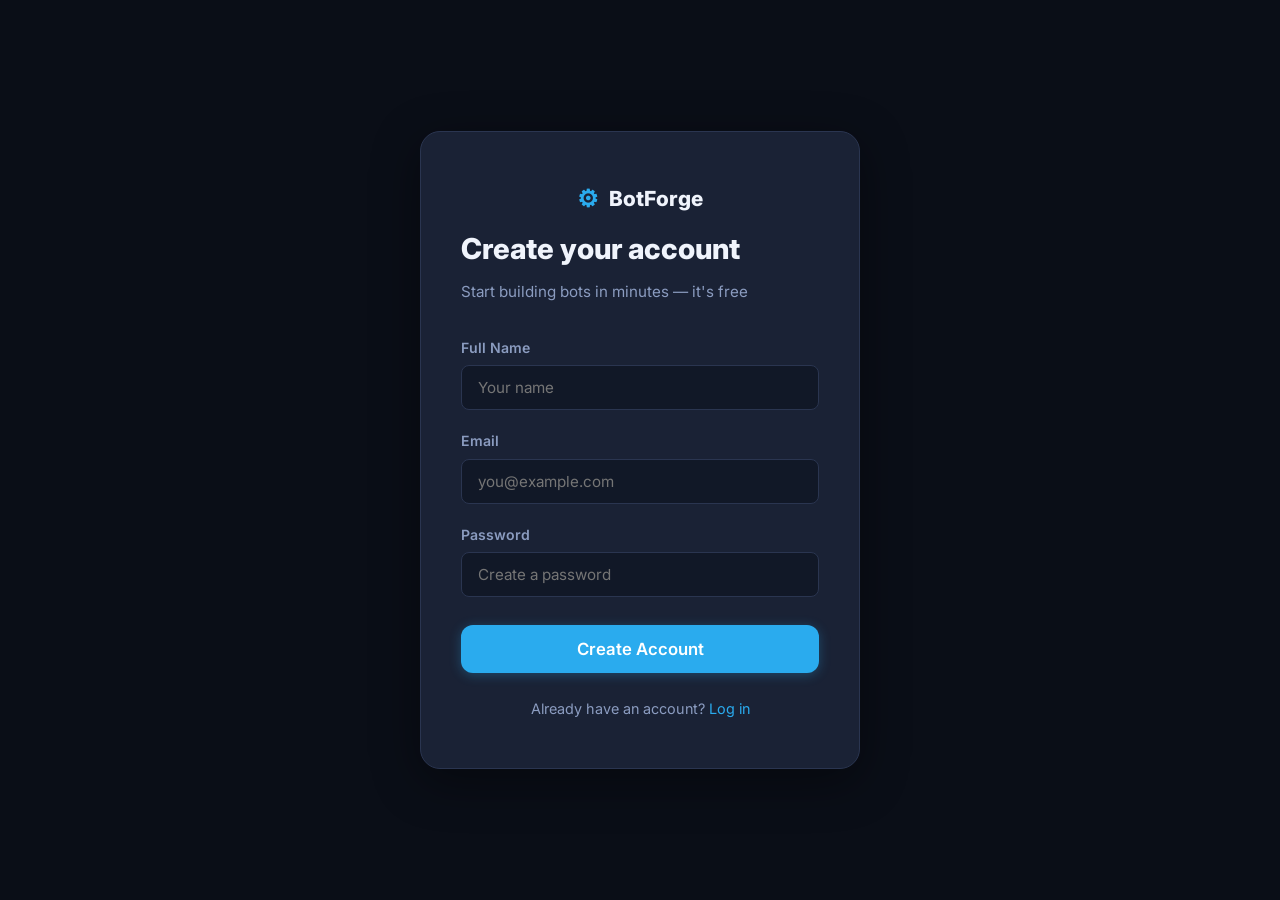
<file: pages/signup.html>
<!DOCTYPE html>
<html lang="en">
<head>
    <meta charset="UTF-8">
    <meta name="viewport" content="width=device-width, initial-scale=1.0">
    <title>BotForge - Sign Up</title>
    <link rel="stylesheet" href="../css/style.css">
    <link href="https://fonts.googleapis.com/css2?family=Inter:wght@300;400;500;600;700;800;900&display=swap" rel="stylesheet">
</head>
<body>
    <div class="auth-page">
        <div class="auth-card">
            <div style="text-align: center; margin-bottom: 8px;">
                <a href="../index.html" class="logo" style="justify-content: center;">
                    <span class="logo-icon">&#9881;</span>
                    <span class="logo-text">BotForge</span>
                </a>
            </div>
            <h1>Create your account</h1>
            <p class="subtitle">Start building bots in minutes — it's free</p>
            <form onsubmit="handleSignup(event)">
                <div class="form-group">
                    <label for="name">Full Name</label>
                    <input type="text" id="name" placeholder="Your name" required>
                </div>
                <div class="form-group">
                    <label for="email">Email</label>
                    <input type="email" id="email" placeholder="you@example.com" required>
                </div>
                <div class="form-group">
                    <label for="password">Password</label>
                    <input type="password" id="password" placeholder="Create a password" required>
                </div>
                <button type="submit" class="btn btn-primary btn-block btn-lg" style="margin-top: 8px;">Create Account</button>
            </form>
            <p class="auth-footer">
                Already have an account? <a href="login.html">Log in</a>
            </p>
        </div>
    </div>
    <script src="../js/api.js"></script>
    <script>
        async function handleSignup(e) {
            e.preventDefault();
            const btn = e.target.querySelector('button');
            btn.disabled = true;
            btn.textContent = 'Creating account...';
            try {
                await api.signup(
                    document.getElementById('name').value,
                    document.getElementById('email').value,
                    document.getElementById('password').value
                );
                window.location.href = 'dashboard.html';
            } catch (err) {
                alert(err.message);
                btn.disabled = false;
                btn.textContent = 'Create Account';
            }
        }
    </script>
</body>
</html>
</file>
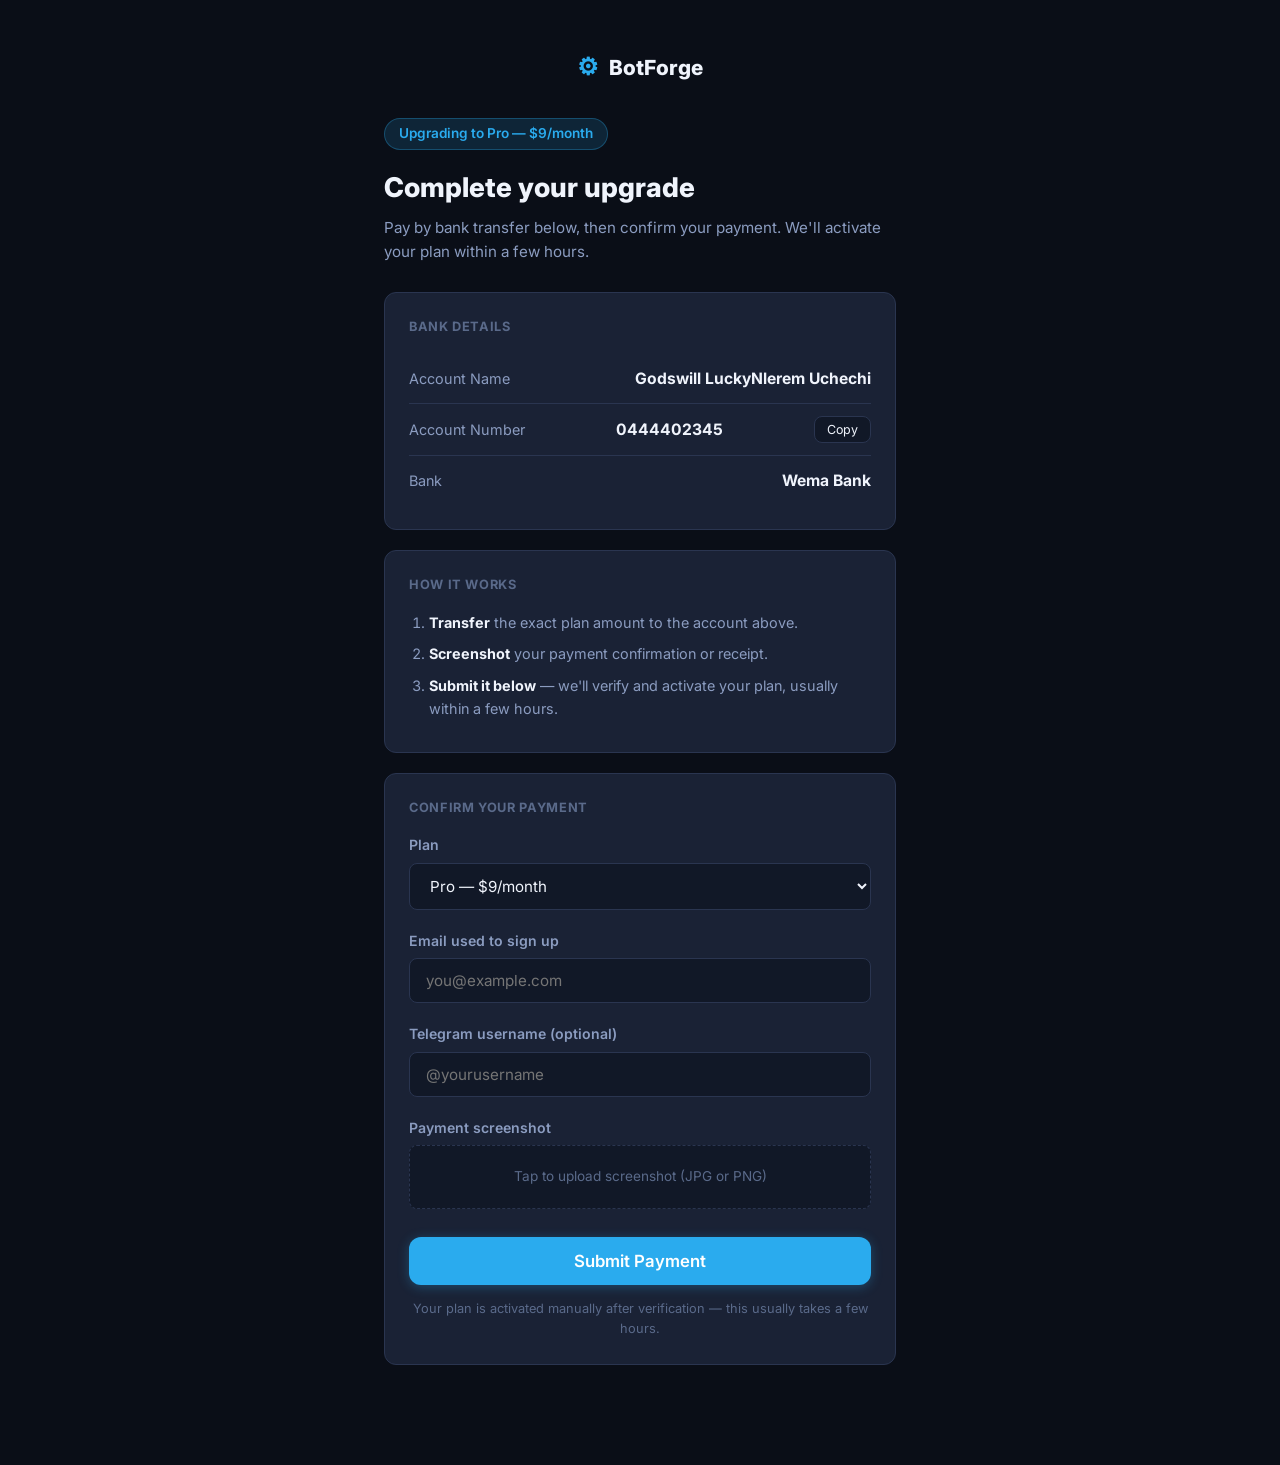
<file: pages/upgrade.html>
<!DOCTYPE html>
<html lang="en">
<head>
    <meta charset="UTF-8">
    <meta name="viewport" content="width=device-width, initial-scale=1.0">
    <title>BotForge - Upgrade Your Plan</title>
    <link rel="stylesheet" href="../css/style.css">
    <link href="https://fonts.googleapis.com/css2?family=Inter:wght@300;400;500;600;700;800;900&display=swap" rel="stylesheet">
    <style>
        .upgrade-wrap { max-width: 560px; margin: 0 auto; padding: 48px 24px 80px; }
        .upgrade-wrap .logo { justify-content: center; margin-bottom: 32px; }
        .plan-badge {
            display: inline-block;
            background: var(--accent-glow);
            color: var(--accent);
            border: 1px solid rgba(42, 171, 238, 0.3);
            padding: 4px 14px;
            border-radius: 100px;
            font-size: 0.85rem;
            font-weight: 600;
            margin-bottom: 16px;
        }
        .upgrade-wrap h1 { font-size: 1.7rem; font-weight: 800; margin-bottom: 6px; }
        .upgrade-wrap .subtitle { color: var(--text-secondary); font-size: 0.95rem; margin-bottom: 28px; }
        .bank-card {
            background: var(--bg-card);
            border: 1px solid var(--border);
            border-radius: var(--radius);
            padding: 24px;
            margin-bottom: 20px;
        }
        .bank-card h2 {
            font-size: 0.8rem;
            text-transform: uppercase;
            letter-spacing: 0.05em;
            color: var(--text-muted);
            margin-bottom: 16px;
            font-weight: 700;
        }
        .bank-row {
            display: flex;
            justify-content: space-between;
            align-items: center;
            padding: 12px 0;
            border-bottom: 1px solid var(--border);
        }
        .bank-row:last-child { border-bottom: none; }
        .bank-row .label { color: var(--text-secondary); font-size: 0.9rem; }
        .bank-row .value { font-weight: 700; font-size: 0.98rem; }
        .copy-btn {
            background: var(--bg-secondary);
            border: 1px solid var(--border);
            color: var(--text-primary);
            font-size: 0.78rem;
            padding: 5px 12px;
            border-radius: var(--radius-sm);
            cursor: pointer;
            font-family: var(--font);
        }
        .copy-btn:hover { border-color: var(--accent); color: var(--accent); }
        .steps-list { margin: 0; padding-left: 20px; color: var(--text-secondary); font-size: 0.9rem; }
        .steps-list li { margin-bottom: 8px; }
        .steps-list strong { color: var(--text-primary); }
        .upgrade-wrap .form-group label:first-child { margin-top: 0; }
        .file-drop {
            border: 1.5px dashed var(--border);
            border-radius: var(--radius-sm);
            padding: 20px;
            text-align: center;
            color: var(--text-muted);
            font-size: 0.85rem;
            cursor: pointer;
            background: var(--bg-secondary);
        }
        .file-drop.has-file { border-color: var(--success); color: var(--success); }
        input[type=file] { display: none; }
        .note { font-size: 0.8rem; color: var(--text-muted); margin-top: 14px; text-align: center; }
        .success-view { display: none; text-align: center; padding: 40px 20px; }
        .success-view .check {
            width: 56px; height: 56px;
            background: rgba(34,197,94,0.15);
            border: 1px solid rgba(34,197,94,0.3);
            border-radius: 50%;
            display: flex; align-items: center; justify-content: center;
            margin: 0 auto 16px;
            font-size: 26px;
            color: var(--success);
        }
        .success-view h2 { font-size: 1.3rem; margin-bottom: 8px; }
        .success-view p { color: var(--text-secondary); font-size: 0.9rem; }
        .error-msg {
            display: none;
            background: rgba(239,68,68,0.1);
            border: 1px solid rgba(239,68,68,0.3);
            color: #fca5a5;
            padding: 10px 14px;
            border-radius: var(--radius-sm);
            font-size: 0.85rem;
            margin-top: 14px;
        }
    </style>
</head>
<body>
    <div class="upgrade-wrap">
        <a href="../index.html" class="logo">
            <span class="logo-icon">&#9881;</span>
            <span class="logo-text">BotForge</span>
        </a>

        <div id="formView">
            <span class="plan-badge" id="planBadge">Upgrading to Pro — $9/month</span>
            <h1>Complete your upgrade</h1>
            <p class="subtitle">Pay by bank transfer below, then confirm your payment. We'll activate your plan within a few hours.</p>

            <div class="bank-card">
                <h2>Bank Details</h2>
                <div class="bank-row">
                    <span class="label">Account Name</span>
                    <span class="value" id="accName">Your Name / Business Name</span>
                </div>
                <div class="bank-row">
                    <span class="label">Account Number</span>
                    <span class="value" id="accNumber">0000000000</span>
                    <button class="copy-btn" onclick="copyText('accNumber')">Copy</button>
                </div>
                <div class="bank-row">
                    <span class="label">Bank</span>
                    <span class="value" id="bankName">Your Bank</span>
                </div>
            </div>

            <div class="bank-card">
                <h2>How it works</h2>
                <ol class="steps-list">
                    <li><strong>Transfer</strong> the exact plan amount to the account above.</li>
                    <li><strong>Screenshot</strong> your payment confirmation or receipt.</li>
                    <li><strong>Submit it below</strong> — we'll verify and activate your plan, usually within a few hours.</li>
                </ol>
            </div>

            <div class="bank-card">
                <h2>Confirm Your Payment</h2>
                <form id="paymentForm">
                    <div class="form-group">
                        <label for="plan">Plan</label>
                        <select id="plan" name="plan" required>
                            <option value="Pro - $9/month">Pro — $9/month</option>
                            <option value="Business - $29/month">Business — $29/month</option>
                        </select>
                    </div>
                    <div class="form-group">
                        <label for="email">Email used to sign up</label>
                        <input type="email" id="email" name="email" placeholder="you@example.com" required>
                    </div>
                    <div class="form-group">
                        <label for="telegram">Telegram username (optional)</label>
                        <input type="text" id="telegram" name="telegram" placeholder="@yourusername">
                    </div>
                    <div class="form-group">
                        <label>Payment screenshot</label>
                        <div class="file-drop" id="fileDrop" onclick="document.getElementById('proof').click()">
                            Tap to upload screenshot (JPG or PNG)
                        </div>
                        <input type="file" id="proof" name="proof" accept="image/*" required>
                    </div>
                    <button type="submit" class="btn btn-primary btn-block btn-lg" id="submitBtn" style="margin-top: 8px;">Submit Payment</button>
                    <div class="error-msg" id="errorMsg">Something went wrong. Please try again.</div>
                    <p class="note">Your plan is activated manually after verification — this usually takes a few hours.</p>
                </form>
            </div>
        </div>

        <div class="success-view" id="successView">
            <div class="check">&#10003;</div>
            <h2>Payment submitted</h2>
            <p>We've received your payment proof. Your plan will be activated within a few hours — you'll get an email once it's live.</p>
            <a href="dashboard.html" class="btn btn-outline" style="margin-top: 20px;">Back to Dashboard</a>
        </div>
    </div>

    <script>
        // ---- EDIT THESE THREE VALUES WITH YOUR ACTUAL BANK DETAILS ----
        document.getElementById('accName').textContent = "Godswill LuckyNlerem Uchechi";
        document.getElementById('accNumber').textContent = "0444402345";
        document.getElementById('bankName').textContent = "Wema Bank";
        // -----------------------------------------------------------------

        // ---- REPLACE WITH YOUR OWN FORMSPREE ENDPOINT ----
        const FORM_ENDPOINT = "https://formspree.io/f/xvkpryyo";
        // ---------------------------------------------------

        // Pre-select plan from URL (?plan=pro or ?plan=business)
        const params = new URLSearchParams(window.location.search);
        const planParam = params.get('plan');
        if (planParam) {
            const planSelect = document.getElementById('plan');
            const badge = document.getElementById('planBadge');
            if (planParam === 'business') {
                planSelect.value = 'Business - $29/month';
                badge.textContent = 'Upgrading to Business — $29/month';
            } else {
                planSelect.value = 'Pro - $9/month';
                badge.textContent = 'Upgrading to Pro — $9/month';
            }
        }
        document.getElementById('plan').addEventListener('change', (e) => {
            document.getElementById('planBadge').textContent = 'Upgrading to ' + e.target.value.replace(' - ', ' — ');
        });

        function copyText(id) {
            const text = document.getElementById(id).textContent;
            navigator.clipboard.writeText(text);
            const btn = event.target;
            const old = btn.textContent;
            btn.textContent = "Copied";
            setTimeout(() => btn.textContent = old, 1200);
        }

        const fileInput = document.getElementById('proof');
        const fileDrop = document.getElementById('fileDrop');
        fileInput.addEventListener('change', () => {
            if (fileInput.files.length) {
                fileDrop.textContent = "\u2713 " + fileInput.files[0].name;
                fileDrop.classList.add('has-file');
            }
        });

        const form = document.getElementById('paymentForm');
        const submitBtn = document.getElementById('submitBtn');
        const errorMsg = document.getElementById('errorMsg');

        form.addEventListener('submit', async (e) => {
            e.preventDefault();
            errorMsg.style.display = 'none';
            submitBtn.disabled = true;
            submitBtn.textContent = "Submitting...";

            const data = new FormData(form);

            try {
                const res = await fetch(FORM_ENDPOINT, {
                    method: 'POST',
                    body: data,
                    headers: { 'Accept': 'application/json' }
                });

                if (res.ok) {
                    document.getElementById('formView').style.display = 'none';
                    document.getElementById('successView').style.display = 'block';
                } else {
                    throw new Error('Submission failed');
                }
            } catch (err) {
                errorMsg.style.display = 'block';
                submitBtn.disabled = false;
                submitBtn.textContent = "Submit Payment";
            }
        });
    </script>
</body>
</html>
</file>
<file: css/style.css>
/* ===== Reset & Base ===== */
*, *::before, *::after { box-sizing: border-box; margin: 0; padding: 0; }

:root {
    --bg-primary: #0a0e17;
    --bg-secondary: #111827;
    --bg-card: #1a2235;
    --bg-card-hover: #1f2a40;
    --border: #2a3550;
    --text-primary: #f0f4fc;
    --text-secondary: #8b9cc0;
    --text-muted: #5a6a8a;
    --accent: #2aabee;
    --accent-hover: #229ed9;
    --accent-glow: rgba(42, 171, 238, 0.15);
    --accent-gradient: linear-gradient(135deg, #2aabee, #6c5ce7);
    --success: #22c55e;
    --danger: #ef4444;
    --warning: #f59e0b;
    --radius: 12px;
    --radius-sm: 8px;
    --radius-lg: 20px;
    --shadow: 0 4px 24px rgba(0, 0, 0, 0.3);
    --shadow-lg: 0 12px 48px rgba(0, 0, 0, 0.4);
    --transition: 0.25s ease;
    --font: 'Inter', -apple-system, BlinkMacSystemFont, sans-serif;
}

html { scroll-behavior: smooth; }

body {
    font-family: var(--font);
    background: var(--bg-primary);
    color: var(--text-primary);
    line-height: 1.6;
    overflow-x: hidden;
}

a { color: var(--accent); text-decoration: none; transition: color var(--transition); }
a:hover { color: var(--accent-hover); }

.container { max-width: 1200px; margin: 0 auto; padding: 0 24px; }

/* ===== Buttons ===== */
.btn {
    display: inline-flex;
    align-items: center;
    justify-content: center;
    gap: 8px;
    padding: 10px 24px;
    border: none;
    border-radius: var(--radius-sm);
    font-family: var(--font);
    font-size: 0.95rem;
    font-weight: 600;
    cursor: pointer;
    transition: all var(--transition);
    text-decoration: none;
    white-space: nowrap;
}
.btn-primary {
    background: var(--accent);
    color: #fff;
    box-shadow: 0 2px 12px rgba(42, 171, 238, 0.3);
}
.btn-primary:hover {
    background: var(--accent-hover);
    color: #fff;
    transform: translateY(-1px);
    box-shadow: 0 4px 20px rgba(42, 171, 238, 0.4);
}
.btn-outline {
    background: transparent;
    color: var(--text-primary);
    border: 1.5px solid var(--border);
}
.btn-outline:hover {
    border-color: var(--accent);
    color: var(--accent);
    background: var(--accent-glow);
}
.btn-ghost {
    background: transparent;
    color: var(--text-secondary);
}
.btn-ghost:hover { color: var(--text-primary); }
.btn-lg { padding: 14px 32px; font-size: 1.05rem; border-radius: var(--radius); }
.btn-block { width: 100%; }
.btn-danger { background: var(--danger); color: #fff; }
.btn-danger:hover { background: #dc2626; color: #fff; }
.btn-sm { padding: 6px 14px; font-size: 0.85rem; }

/* ===== Navbar ===== */
.navbar {
    position: fixed;
    top: 0;
    left: 0;
    right: 0;
    z-index: 1000;
    padding: 16px 0;
    background: rgba(10, 14, 23, 0.85);
    backdrop-filter: blur(16px);
    border-bottom: 1px solid transparent;
    transition: all var(--transition);
}
.navbar.scrolled { border-bottom-color: var(--border); }
.nav-content {
    display: flex;
    align-items: center;
    justify-content: space-between;
}
.logo {
    display: flex;
    align-items: center;
    gap: 10px;
    font-weight: 800;
    font-size: 1.3rem;
    color: var(--text-primary);
}
.logo:hover { color: var(--text-primary); }
.logo-icon {
    font-size: 1.5rem;
    color: var(--accent);
}
.nav-links {
    display: flex;
    align-items: center;
    gap: 32px;
}
.nav-links a {
    color: var(--text-secondary);
    font-size: 0.92rem;
    font-weight: 500;
    transition: color var(--transition);
}
.nav-links a:hover { color: var(--text-primary); }
.hamburger {
    display: none;
    flex-direction: column;
    gap: 5px;
    background: none;
    border: none;
    cursor: pointer;
    padding: 4px;
}
.hamburger span {
    width: 24px;
    height: 2px;
    background: var(--text-primary);
    border-radius: 2px;
    transition: all var(--transition);
}

/* ===== Hero ===== */
.hero {
    padding: 160px 0 80px;
    text-align: center;
    position: relative;
    overflow: hidden;
}
.hero::before {
    content: '';
    position: absolute;
    top: -200px;
    left: 50%;
    transform: translateX(-50%);
    width: 800px;
    height: 800px;
    background: radial-gradient(circle, var(--accent-glow) 0%, transparent 70%);
    pointer-events: none;
}
.hero-content { position: relative; z-index: 1; }
.hero-badge {
    display: inline-block;
    padding: 6px 16px;
    border-radius: 100px;
    background: var(--accent-glow);
    border: 1px solid rgba(42, 171, 238, 0.25);
    color: var(--accent);
    font-size: 0.85rem;
    font-weight: 600;
    margin-bottom: 24px;
}
.hero-title {
    font-size: clamp(2.2rem, 5vw, 3.8rem);
    font-weight: 900;
    line-height: 1.15;
    margin-bottom: 20px;
    letter-spacing: -0.02em;
}
.gradient-text {
    background: var(--accent-gradient);
    -webkit-background-clip: text;
    -webkit-text-fill-color: transparent;
    background-clip: text;
}
.hero-subtitle {
    font-size: 1.15rem;
    color: var(--text-secondary);
    max-width: 600px;
    margin: 0 auto 36px;
    line-height: 1.7;
}
.hero-cta {
    display: flex;
    gap: 16px;
    justify-content: center;
    flex-wrap: wrap;
    margin-bottom: 60px;
}
.hero-stats {
    display: flex;
    align-items: center;
    justify-content: center;
    gap: 32px;
    flex-wrap: wrap;
}
.stat { text-align: center; }
.stat-number {
    display: block;
    font-size: 1.6rem;
    font-weight: 800;
    color: var(--text-primary);
}
.stat-label {
    font-size: 0.85rem;
    color: var(--text-muted);
}
.stat-divider {
    width: 1px;
    height: 40px;
    background: var(--border);
}

/* Hero Visual */
.hero-visual {
    margin-top: 60px;
    display: flex;
    justify-content: center;
    position: relative;
    z-index: 1;
}
.bot-preview-card {
    background: var(--bg-card);
    border: 1px solid var(--border);
    border-radius: var(--radius-lg);
    padding: 0;
    width: 380px;
    overflow: hidden;
    box-shadow: var(--shadow-lg);
}
.preview-header {
    display: flex;
    align-items: center;
    gap: 10px;
    padding: 16px 20px;
    background: var(--bg-secondary);
    border-bottom: 1px solid var(--border);
    font-weight: 600;
    font-size: 0.95rem;
}
.preview-dot {
    width: 8px;
    height: 8px;
    border-radius: 50%;
    background: var(--success);
}
.preview-chat { padding: 20px; display: flex; flex-direction: column; gap: 12px; }
.chat-msg {
    padding: 10px 14px;
    border-radius: 14px;
    font-size: 0.88rem;
    line-height: 1.5;
    max-width: 85%;
}
.chat-msg.user {
    background: var(--accent);
    color: #fff;
    align-self: flex-end;
    border-bottom-right-radius: 4px;
}
.chat-msg.bot {
    background: var(--bg-secondary);
    color: var(--text-primary);
    align-self: flex-start;
    border-bottom-left-radius: 4px;
}

/* ===== Section Common ===== */
.section-header {
    text-align: center;
    margin-bottom: 56px;
}
.section-tag {
    display: inline-block;
    padding: 4px 14px;
    border-radius: 100px;
    background: var(--accent-glow);
    color: var(--accent);
    font-size: 0.82rem;
    font-weight: 600;
    margin-bottom: 16px;
    text-transform: uppercase;
    letter-spacing: 0.05em;
}
.section-header h2 {
    font-size: clamp(1.8rem, 3.5vw, 2.5rem);
    font-weight: 800;
    margin-bottom: 12px;
    letter-spacing: -0.01em;
}
.section-header p {
    color: var(--text-secondary);
    font-size: 1.05rem;
    max-width: 560px;
    margin: 0 auto;
}

/* ===== Features ===== */
.features {
    padding: 100px 0;
}
.features-grid {
    display: grid;
    grid-template-columns: repeat(auto-fit, minmax(260px, 1fr));
    gap: 20px;
}
.feature-card {
    background: var(--bg-card);
    border: 1px solid var(--border);
    border-radius: var(--radius);
    padding: 28px;
    transition: all var(--transition);
}
.feature-card:hover {
    background: var(--bg-card-hover);
    border-color: rgba(42, 171, 238, 0.3);
    transform: translateY(-4px);
    box-shadow: 0 8px 32px rgba(42, 171, 238, 0.08);
}
.feature-icon {
    font-size: 2rem;
    margin-bottom: 16px;
}
.feature-card h3 {
    font-size: 1.1rem;
    font-weight: 700;
    margin-bottom: 8px;
}
.feature-card p {
    color: var(--text-secondary);
    font-size: 0.92rem;
    line-height: 1.6;
}

/* ===== How It Works ===== */
.how-it-works {
    padding: 100px 0;
    background: var(--bg-secondary);
}
.steps {
    display: flex;
    align-items: flex-start;
    justify-content: center;
    gap: 24px;
    flex-wrap: wrap;
}
.step {
    text-align: center;
    flex: 1;
    min-width: 220px;
    max-width: 300px;
}
.step-number {
    width: 56px;
    height: 56px;
    border-radius: 50%;
    background: var(--accent-gradient);
    color: #fff;
    font-size: 1.3rem;
    font-weight: 800;
    display: flex;
    align-items: center;
    justify-content: center;
    margin: 0 auto 20px;
}
.step h3 {
    font-size: 1.15rem;
    font-weight: 700;
    margin-bottom: 8px;
}
.step p {
    color: var(--text-secondary);
    font-size: 0.92rem;
    line-height: 1.6;
}
.step-arrow {
    font-size: 1.5rem;
    color: var(--text-muted);
    padding-top: 16px;
}

/* ===== Pricing ===== */
.pricing { padding: 100px 0; }
.pricing-grid {
    display: grid;
    grid-template-columns: repeat(auto-fit, minmax(300px, 1fr));
    gap: 24px;
    align-items: start;
}
.pricing-card {
    background: var(--bg-card);
    border: 1px solid var(--border);
    border-radius: var(--radius-lg);
    padding: 36px;
    position: relative;
    transition: all var(--transition);
}
.pricing-card:hover {
    transform: translateY(-4px);
    box-shadow: var(--shadow);
}
.pricing-card.featured {
    border-color: var(--accent);
    box-shadow: 0 0 40px rgba(42, 171, 238, 0.1);
}
.pricing-badge {
    position: absolute;
    top: -12px;
    left: 50%;
    transform: translateX(-50%);
    padding: 4px 16px;
    background: var(--accent);
    color: #fff;
    font-size: 0.78rem;
    font-weight: 700;
    border-radius: 100px;
    text-transform: uppercase;
    letter-spacing: 0.05em;
}
.pricing-header { margin-bottom: 28px; }
.pricing-header h3 { font-size: 1.3rem; font-weight: 700; margin-bottom: 8px; }
.price {
    font-size: 3rem;
    font-weight: 900;
    letter-spacing: -0.02em;
}
.price span { font-size: 1rem; font-weight: 400; color: var(--text-muted); }
.pricing-header p { color: var(--text-secondary); font-size: 0.9rem; margin-top: 4px; }
.pricing-features {
    list-style: none;
    margin-bottom: 28px;
    display: flex;
    flex-direction: column;
    gap: 12px;
}
.pricing-features li {
    font-size: 0.92rem;
    display: flex;
    align-items: center;
    gap: 10px;
}
.pricing-features li.included { color: var(--text-primary); }
.pricing-features li.included::before { content: '\2713'; color: var(--success); font-weight: 700; }
.pricing-features li.excluded { color: var(--text-muted); }
.pricing-features li.excluded::before { content: '\2717'; color: var(--text-muted); }

/* ===== FAQ ===== */
.faq {
    padding: 100px 0;
    background: var(--bg-secondary);
}
.faq-list {
    max-width: 700px;
    margin: 0 auto;
    display: flex;
    flex-direction: column;
    gap: 12px;
}
.faq-item {
    background: var(--bg-card);
    border: 1px solid var(--border);
    border-radius: var(--radius);
    overflow: hidden;
}
.faq-item summary {
    padding: 18px 24px;
    font-weight: 600;
    font-size: 0.98rem;
    cursor: pointer;
    list-style: none;
    display: flex;
    justify-content: space-between;
    align-items: center;
    transition: color var(--transition);
}
.faq-item summary:hover { color: var(--accent); }
.faq-item summary::after { content: '+'; font-size: 1.3rem; color: var(--text-muted); transition: transform var(--transition); }
.faq-item[open] summary::after { content: '\2212'; }
.faq-item p {
    padding: 0 24px 18px;
    color: var(--text-secondary);
    font-size: 0.92rem;
    line-height: 1.7;
}

/* ===== CTA Section ===== */
.cta-section {
    padding: 100px 0;
    text-align: center;
}
.cta-content h2 {
    font-size: clamp(1.8rem, 3.5vw, 2.5rem);
    font-weight: 800;
    margin-bottom: 12px;
}
.cta-content p {
    color: var(--text-secondary);
    font-size: 1.1rem;
    margin-bottom: 32px;
}

/* ===== Footer ===== */
.footer {
    padding: 60px 0 0;
    border-top: 1px solid var(--border);
    background: var(--bg-secondary);
}
.footer-content {
    display: flex;
    justify-content: space-between;
    gap: 60px;
    flex-wrap: wrap;
    padding-bottom: 40px;
}
.footer-brand { max-width: 300px; }
.footer-brand p { color: var(--text-secondary); font-size: 0.9rem; margin-top: 12px; }
.footer-links {
    display: flex;
    gap: 60px;
    flex-wrap: wrap;
}
.footer-col {
    display: flex;
    flex-direction: column;
    gap: 10px;
}
.footer-col h4 { font-size: 0.88rem; font-weight: 700; text-transform: uppercase; letter-spacing: 0.05em; margin-bottom: 4px; }
.footer-col a { color: var(--text-secondary); font-size: 0.9rem; }
.footer-col a:hover { color: var(--text-primary); }
.footer-bottom {
    border-top: 1px solid var(--border);
    padding: 20px 0;
}
.footer-bottom p { text-align: center; color: var(--text-muted); font-size: 0.85rem; }

/* ===== Auth Pages ===== */
.auth-page {
    min-height: 100vh;
    display: flex;
    align-items: center;
    justify-content: center;
    padding: 40px 24px;
}
.auth-card {
    background: var(--bg-card);
    border: 1px solid var(--border);
    border-radius: var(--radius-lg);
    padding: 48px 40px;
    width: 100%;
    max-width: 440px;
    box-shadow: var(--shadow-lg);
}
.auth-card h1 { font-size: 1.8rem; font-weight: 800; margin-bottom: 8px; }
.auth-card .subtitle { color: var(--text-secondary); margin-bottom: 32px; font-size: 0.95rem; }
.form-group { margin-bottom: 20px; }
.form-group label {
    display: block;
    font-size: 0.88rem;
    font-weight: 600;
    margin-bottom: 6px;
    color: var(--text-secondary);
}
.form-group input, .form-group select, .form-group textarea {
    width: 100%;
    padding: 12px 16px;
    border-radius: var(--radius-sm);
    border: 1px solid var(--border);
    background: var(--bg-secondary);
    color: var(--text-primary);
    font-family: var(--font);
    font-size: 0.95rem;
    transition: border-color var(--transition);
    outline: none;
}
.form-group input:focus, .form-group select:focus, .form-group textarea:focus {
    border-color: var(--accent);
    box-shadow: 0 0 0 3px var(--accent-glow);
}
.form-group textarea { resize: vertical; min-height: 80px; }
.auth-footer {
    text-align: center;
    margin-top: 24px;
    font-size: 0.9rem;
    color: var(--text-secondary);
}

/* ===== Dashboard ===== */
.dashboard { display: flex; min-height: 100vh; }
.sidebar {
    width: 260px;
    background: var(--bg-secondary);
    border-right: 1px solid var(--border);
    padding: 24px 0;
    position: fixed;
    top: 0;
    bottom: 0;
    left: 0;
    overflow-y: auto;
    z-index: 100;
}
.sidebar-logo {
    padding: 0 24px 24px;
    border-bottom: 1px solid var(--border);
    margin-bottom: 16px;
}
.sidebar-nav { display: flex; flex-direction: column; gap: 4px; padding: 0 12px; }
.sidebar-nav a {
    display: flex;
    align-items: center;
    gap: 12px;
    padding: 10px 16px;
    border-radius: var(--radius-sm);
    color: var(--text-secondary);
    font-size: 0.92rem;
    font-weight: 500;
    transition: all var(--transition);
}
.sidebar-nav a:hover { background: var(--bg-card); color: var(--text-primary); }
.sidebar-nav a.active { background: var(--accent-glow); color: var(--accent); }
.sidebar-nav .nav-icon { font-size: 1.1rem; width: 24px; text-align: center; }
.main-content {
    flex: 1;
    margin-left: 260px;
    padding: 32px;
}
.page-header {
    display: flex;
    justify-content: space-between;
    align-items: center;
    margin-bottom: 32px;
    flex-wrap: wrap;
    gap: 16px;
}
.page-header h1 { font-size: 1.6rem; font-weight: 800; }

/* Dashboard Cards */
.stats-grid {
    display: grid;
    grid-template-columns: repeat(auto-fit, minmax(200px, 1fr));
    gap: 16px;
    margin-bottom: 32px;
}
.stat-card {
    background: var(--bg-card);
    border: 1px solid var(--border);
    border-radius: var(--radius);
    padding: 24px;
}
.stat-card .label { font-size: 0.85rem; color: var(--text-muted); margin-bottom: 8px; font-weight: 500; }
.stat-card .value { font-size: 1.8rem; font-weight: 800; }
.stat-card .change { font-size: 0.82rem; margin-top: 4px; }
.stat-card .change.up { color: var(--success); }
.stat-card .change.down { color: var(--danger); }

/* Bot List */
.bot-list { display: flex; flex-direction: column; gap: 12px; }
.bot-item {
    background: var(--bg-card);
    border: 1px solid var(--border);
    border-radius: var(--radius);
    padding: 20px 24px;
    display: flex;
    align-items: center;
    justify-content: space-between;
    gap: 16px;
    transition: all var(--transition);
    flex-wrap: wrap;
}
.bot-item:hover { border-color: rgba(42, 171, 238, 0.3); }
.bot-info { display: flex; align-items: center; gap: 16px; }
.bot-avatar {
    width: 44px;
    height: 44px;
    border-radius: 50%;
    background: var(--accent-gradient);
    display: flex;
    align-items: center;
    justify-content: center;
    font-size: 1.2rem;
}
.bot-name { font-weight: 700; font-size: 1rem; }
.bot-handle { font-size: 0.85rem; color: var(--text-muted); }
.bot-status {
    display: flex;
    align-items: center;
    gap: 6px;
    font-size: 0.85rem;
}
.bot-status.active { color: var(--success); }
.bot-status.inactive { color: var(--text-muted); }
.bot-status-dot {
    width: 8px;
    height: 8px;
    border-radius: 50%;
}
.bot-status.active .bot-status-dot { background: var(--success); }
.bot-status.inactive .bot-status-dot { background: var(--text-muted); }
.bot-actions { display: flex; gap: 8px; }

/* ===== Bot Builder ===== */
.builder-layout {
    display: grid;
    grid-template-columns: 1fr 380px;
    gap: 24px;
    min-height: calc(100vh - 140px);
}
.builder-panel {
    background: var(--bg-card);
    border: 1px solid var(--border);
    border-radius: var(--radius);
    padding: 24px;
    overflow-y: auto;
}
.builder-panel h2 { font-size: 1.2rem; font-weight: 700; margin-bottom: 20px; }
.builder-section { margin-bottom: 28px; }
.builder-section h3 {
    font-size: 0.95rem;
    font-weight: 700;
    margin-bottom: 12px;
    color: var(--text-secondary);
    text-transform: uppercase;
    letter-spacing: 0.04em;
    font-size: 0.82rem;
}
.command-row, .reply-row {
    display: flex;
    gap: 10px;
    margin-bottom: 10px;
    align-items: flex-start;
}
.command-row input { flex: 1; }
.reply-row textarea { flex: 1; }

/* Chat Preview */
.chat-preview {
    background: var(--bg-primary);
    border-radius: var(--radius);
    border: 1px solid var(--border);
    padding: 20px;
    display: flex;
    flex-direction: column;
    gap: 10px;
    min-height: 300px;
    max-height: 500px;
    overflow-y: auto;
}
.chat-preview .msg {
    padding: 10px 14px;
    border-radius: 14px;
    font-size: 0.88rem;
    max-width: 85%;
    line-height: 1.5;
    animation: fadeIn 0.3s ease;
}
.chat-preview .msg.user {
    background: var(--accent);
    color: #fff;
    align-self: flex-end;
    border-bottom-right-radius: 4px;
}
.chat-preview .msg.bot {
    background: var(--bg-card);
    color: var(--text-primary);
    align-self: flex-start;
    border-bottom-left-radius: 4px;
}
.chat-input-bar {
    display: flex;
    gap: 10px;
    margin-top: 16px;
}
.chat-input-bar input {
    flex: 1;
    padding: 10px 16px;
    border-radius: 100px;
    border: 1px solid var(--border);
    background: var(--bg-secondary);
    color: var(--text-primary);
    font-family: var(--font);
    font-size: 0.9rem;
    outline: none;
}
.chat-input-bar input:focus { border-color: var(--accent); }

/* Tabs */
.tabs {
    display: flex;
    gap: 4px;
    margin-bottom: 24px;
    background: var(--bg-secondary);
    border-radius: var(--radius-sm);
    padding: 4px;
    width: fit-content;
}
.tab {
    padding: 8px 20px;
    border-radius: 6px;
    font-size: 0.88rem;
    font-weight: 600;
    color: var(--text-secondary);
    cursor: pointer;
    border: none;
    background: transparent;
    font-family: var(--font);
    transition: all var(--transition);
}
.tab:hover { color: var(--text-primary); }
.tab.active { background: var(--accent); color: #fff; }
.tab-content { display: none; }
.tab-content.active { display: block; }

/* Animations */
@keyframes fadeIn {
    from { opacity: 0; transform: translateY(6px); }
    to { opacity: 1; transform: translateY(0); }
}

/* ===== Responsive ===== */
@media (max-width: 768px) {
    .nav-links { display: none; }
    .nav-links.open {
        display: flex;
        flex-direction: column;
        position: absolute;
        top: 100%;
        left: 0;
        right: 0;
        background: var(--bg-secondary);
        border-bottom: 1px solid var(--border);
        padding: 20px 24px;
        gap: 16px;
    }
    .hamburger { display: flex; }
    .hero { padding: 130px 0 60px; }
    .step-arrow { display: none; }
    .builder-layout { grid-template-columns: 1fr; }
    .sidebar {
        width: 100%;
        height: auto;
        position: relative;
        border-right: none;
        border-bottom: 1px solid var(--border);
    }
    .main-content { margin-left: 0; }
    .dashboard { flex-direction: column; }
    .footer-content { flex-direction: column; gap: 32px; }
    .footer-links { gap: 32px; }
}
</file>
